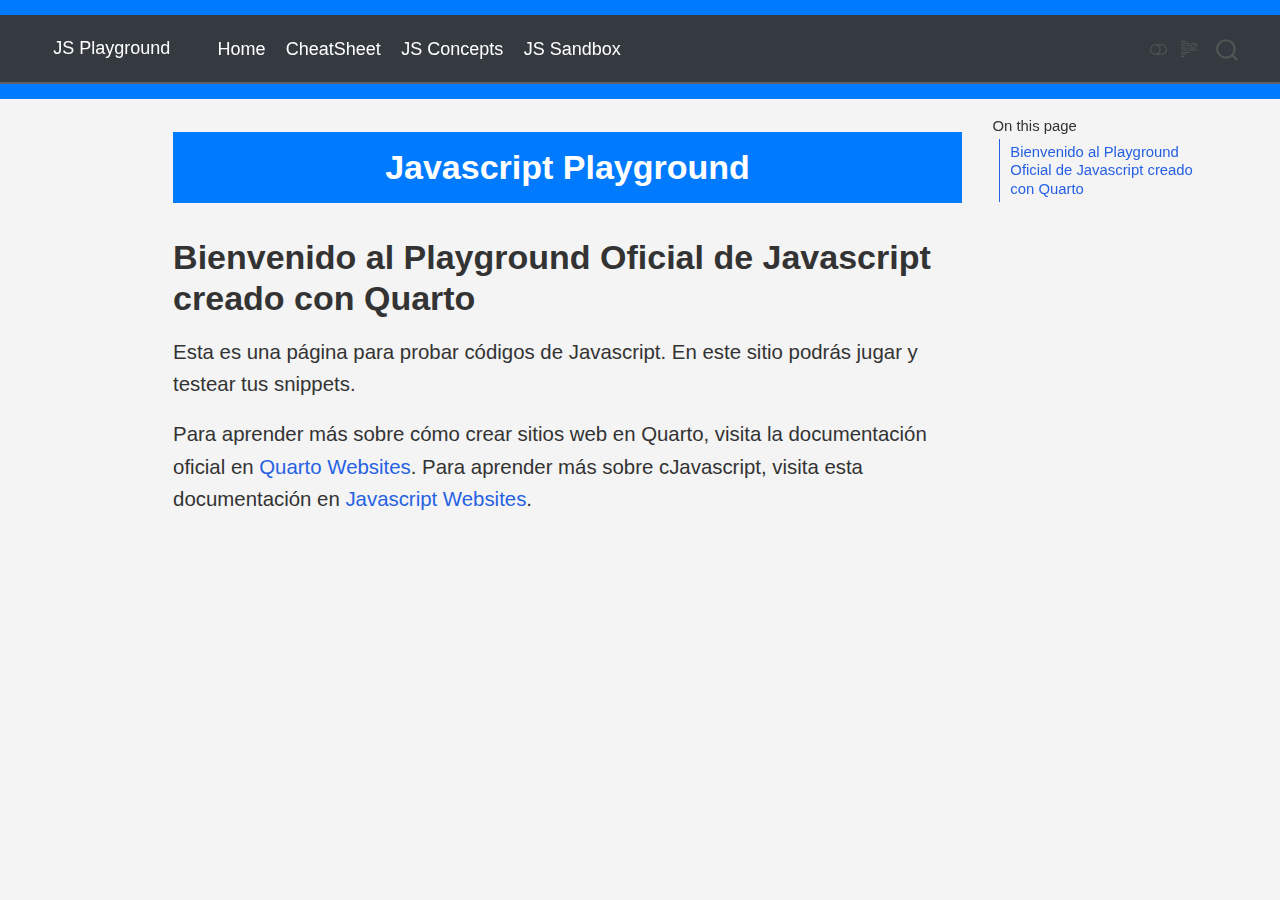
<file: index.html>
<!DOCTYPE html>
<html xmlns="http://www.w3.org/1999/xhtml" lang="en" xml:lang="en"><head>

<meta charset="utf-8">
<meta name="generator" content="quarto-1.6.37">

<meta name="viewport" content="width=device-width, initial-scale=1.0, user-scalable=yes">


<title>Javascript Playground – JS Playground</title>
<style>
code{white-space: pre-wrap;}
span.smallcaps{font-variant: small-caps;}
div.columns{display: flex; gap: min(4vw, 1.5em);}
div.column{flex: auto; overflow-x: auto;}
div.hanging-indent{margin-left: 1.5em; text-indent: -1.5em;}
ul.task-list{list-style: none;}
ul.task-list li input[type="checkbox"] {
  width: 0.8em;
  margin: 0 0.8em 0.2em -1em; /* quarto-specific, see https://github.com/quarto-dev/quarto-cli/issues/4556 */ 
  vertical-align: middle;
}
</style>


<script src="site_libs/quarto-nav/quarto-nav.js"></script>
<script src="site_libs/quarto-nav/headroom.min.js"></script>
<script src="site_libs/clipboard/clipboard.min.js"></script>
<script src="site_libs/quarto-search/autocomplete.umd.js"></script>
<script src="site_libs/quarto-search/fuse.min.js"></script>
<script src="site_libs/quarto-search/quarto-search.js"></script>
<meta name="quarto:offset" content="./">
<script src="site_libs/quarto-html/quarto.js"></script>
<script src="site_libs/quarto-html/popper.min.js"></script>
<script src="site_libs/quarto-html/tippy.umd.min.js"></script>
<script src="site_libs/quarto-html/anchor.min.js"></script>
<link href="site_libs/quarto-html/tippy.css" rel="stylesheet">
<link href="site_libs/quarto-html/quarto-syntax-highlighting-29e2c20b02301cfff04dc8050bf30c7e.css" rel="stylesheet" class="quarto-color-scheme" id="quarto-text-highlighting-styles">
<link href="site_libs/quarto-html/quarto-syntax-highlighting-dark-43df0d6f53b733b42d37fa7808e17715.css" rel="prefetch" class="quarto-color-scheme quarto-color-alternate" id="quarto-text-highlighting-styles">
<script src="site_libs/bootstrap/bootstrap.min.js"></script>
<link href="site_libs/bootstrap/bootstrap-icons.css" rel="stylesheet">
<link href="site_libs/bootstrap/bootstrap-0fad57111af9b032b9e0ff1660053fa5.min.css" rel="stylesheet" append-hash="true" class="quarto-color-scheme" id="quarto-bootstrap" data-mode="light">
<link href="site_libs/bootstrap/bootstrap-dark-b485d9e161c5a1b6e744e2c6fae480f1.min.css" rel="prefetch" append-hash="true" class="quarto-color-scheme quarto-color-alternate" id="quarto-bootstrap" data-mode="dark">
<script id="quarto-search-options" type="application/json">{
  "location": "navbar",
  "copy-button": false,
  "collapse-after": 3,
  "panel-placement": "end",
  "type": "overlay",
  "limit": 50,
  "keyboard-shortcut": [
    "f",
    "/",
    "s"
  ],
  "show-item-context": false,
  "language": {
    "search-no-results-text": "No results",
    "search-matching-documents-text": "matching documents",
    "search-copy-link-title": "Copy link to search",
    "search-hide-matches-text": "Hide additional matches",
    "search-more-match-text": "more match in this document",
    "search-more-matches-text": "more matches in this document",
    "search-clear-button-title": "Clear",
    "search-text-placeholder": "",
    "search-detached-cancel-button-title": "Cancel",
    "search-submit-button-title": "Submit",
    "search-label": "Search"
  }
}</script>


<link rel="stylesheet" href="styles.css">
</head>

<body class="nav-fixed">

<div id="quarto-search-results"></div>
  <header id="quarto-header" class="headroom fixed-top">
    <nav class="navbar navbar-expand-lg " data-bs-theme="dark">
      <div class="navbar-container container-fluid">
      <div class="navbar-brand-container mx-auto">
    <a class="navbar-brand" href="./index.html">
    <span class="navbar-title">JS Playground</span>
    </a>
  </div>
            <div id="quarto-search" class="" title="Search"></div>
          <button class="navbar-toggler" type="button" data-bs-toggle="collapse" data-bs-target="#navbarCollapse" aria-controls="navbarCollapse" role="menu" aria-expanded="false" aria-label="Toggle navigation" onclick="if (window.quartoToggleHeadroom) { window.quartoToggleHeadroom(); }">
  <span class="navbar-toggler-icon"></span>
</button>
          <div class="collapse navbar-collapse" id="navbarCollapse">
            <ul class="navbar-nav navbar-nav-scroll me-auto">
  <li class="nav-item">
    <a class="nav-link active" href="./index.html" aria-current="page"> 
<span class="menu-text">Home</span></a>
  </li>  
  <li class="nav-item">
    <a class="nav-link" href="./about.html"> 
<span class="menu-text">CheatSheet</span></a>
  </li>  
  <li class="nav-item">
    <a class="nav-link" href="./js_map.html"> 
<span class="menu-text">JS Concepts</span></a>
  </li>  
  <li class="nav-item">
    <a class="nav-link" href="./play_js.html"> 
<span class="menu-text">JS Sandbox</span></a>
  </li>  
</ul>
          </div> <!-- /navcollapse -->
            <div class="quarto-navbar-tools">
  <a href="" class="quarto-color-scheme-toggle quarto-navigation-tool  px-1" onclick="window.quartoToggleColorScheme(); return false;" title="Toggle dark mode"><i class="bi"></i></a>
  <a href="" class="quarto-reader-toggle quarto-navigation-tool px-1" onclick="window.quartoToggleReader(); return false;" title="Toggle reader mode">
  <div class="quarto-reader-toggle-btn">
  <i class="bi"></i>
  </div>
</a>
</div>
      </div> <!-- /container-fluid -->
    </nav>
</header>
<!-- content -->
<div id="quarto-content" class="quarto-container page-columns page-rows-contents page-layout-article page-navbar">
<!-- sidebar -->
<!-- margin-sidebar -->
    <div id="quarto-margin-sidebar" class="sidebar margin-sidebar">
        <nav id="TOC" role="doc-toc" class="toc-active">
    <h2 id="toc-title">On this page</h2>
   
  <ul>
  <li><a href="#bienvenido-al-playground-oficial-de-javascript-creado-con-quarto" id="toc-bienvenido-al-playground-oficial-de-javascript-creado-con-quarto" class="nav-link active" data-scroll-target="#bienvenido-al-playground-oficial-de-javascript-creado-con-quarto">Bienvenido al Playground Oficial de Javascript creado con Quarto</a></li>
  </ul>
</nav>
    </div>
<!-- main -->
<main class="content" id="quarto-document-content">

<header id="title-block-header" class="quarto-title-block default">
<div class="quarto-title">
<h1 class="title">Javascript Playground</h1>
</div>



<div class="quarto-title-meta">

    
  
    
  </div>
  


</header>


<section id="bienvenido-al-playground-oficial-de-javascript-creado-con-quarto" class="level1">
<h1>Bienvenido al Playground Oficial de Javascript creado con Quarto</h1>
<p>Esta es una página para probar códigos de Javascript. En este sitio podrás jugar y testear tus snippets.</p>
<p>Para aprender más sobre cómo crear sitios web en Quarto, visita la documentación oficial en <a href="https://quarto.org/docs/websites">Quarto Websites</a>. Para aprender más sobre cJavascript, visita esta documentación en <a href="https://developer.mozilla.org/es/docs/Web/JavaScript">Javascript Websites</a>.</p>


</section>

</main> <!-- /main -->
<script id="quarto-html-after-body" type="application/javascript">
window.document.addEventListener("DOMContentLoaded", function (event) {
  const toggleBodyColorMode = (bsSheetEl) => {
    const mode = bsSheetEl.getAttribute("data-mode");
    const bodyEl = window.document.querySelector("body");
    if (mode === "dark") {
      bodyEl.classList.add("quarto-dark");
      bodyEl.classList.remove("quarto-light");
    } else {
      bodyEl.classList.add("quarto-light");
      bodyEl.classList.remove("quarto-dark");
    }
  }
  const toggleBodyColorPrimary = () => {
    const bsSheetEl = window.document.querySelector("link#quarto-bootstrap");
    if (bsSheetEl) {
      toggleBodyColorMode(bsSheetEl);
    }
  }
  toggleBodyColorPrimary();  
  const disableStylesheet = (stylesheets) => {
    for (let i=0; i < stylesheets.length; i++) {
      const stylesheet = stylesheets[i];
      stylesheet.rel = 'prefetch';
    }
  }
  const enableStylesheet = (stylesheets) => {
    for (let i=0; i < stylesheets.length; i++) {
      const stylesheet = stylesheets[i];
      stylesheet.rel = 'stylesheet';
    }
  }
  const manageTransitions = (selector, allowTransitions) => {
    const els = window.document.querySelectorAll(selector);
    for (let i=0; i < els.length; i++) {
      const el = els[i];
      if (allowTransitions) {
        el.classList.remove('notransition');
      } else {
        el.classList.add('notransition');
      }
    }
  }
  const toggleGiscusIfUsed = (isAlternate, darkModeDefault) => {
    const baseTheme = document.querySelector('#giscus-base-theme')?.value ?? 'light';
    const alternateTheme = document.querySelector('#giscus-alt-theme')?.value ?? 'dark';
    let newTheme = '';
    if(darkModeDefault) {
      newTheme = isAlternate ? baseTheme : alternateTheme;
    } else {
      newTheme = isAlternate ? alternateTheme : baseTheme;
    }
    const changeGiscusTheme = () => {
      // From: https://github.com/giscus/giscus/issues/336
      const sendMessage = (message) => {
        const iframe = document.querySelector('iframe.giscus-frame');
        if (!iframe) return;
        iframe.contentWindow.postMessage({ giscus: message }, 'https://giscus.app');
      }
      sendMessage({
        setConfig: {
          theme: newTheme
        }
      });
    }
    const isGiscussLoaded = window.document.querySelector('iframe.giscus-frame') !== null;
    if (isGiscussLoaded) {
      changeGiscusTheme();
    }
  }
  const toggleColorMode = (alternate) => {
    // Switch the stylesheets
    const alternateStylesheets = window.document.querySelectorAll('link.quarto-color-scheme.quarto-color-alternate');
    manageTransitions('#quarto-margin-sidebar .nav-link', false);
    if (alternate) {
      enableStylesheet(alternateStylesheets);
      for (const sheetNode of alternateStylesheets) {
        if (sheetNode.id === "quarto-bootstrap") {
          toggleBodyColorMode(sheetNode);
        }
      }
    } else {
      disableStylesheet(alternateStylesheets);
      toggleBodyColorPrimary();
    }
    manageTransitions('#quarto-margin-sidebar .nav-link', true);
    // Switch the toggles
    const toggles = window.document.querySelectorAll('.quarto-color-scheme-toggle');
    for (let i=0; i < toggles.length; i++) {
      const toggle = toggles[i];
      if (toggle) {
        if (alternate) {
          toggle.classList.add("alternate");     
        } else {
          toggle.classList.remove("alternate");
        }
      }
    }
    // Hack to workaround the fact that safari doesn't
    // properly recolor the scrollbar when toggling (#1455)
    if (navigator.userAgent.indexOf('Safari') > 0 && navigator.userAgent.indexOf('Chrome') == -1) {
      manageTransitions("body", false);
      window.scrollTo(0, 1);
      setTimeout(() => {
        window.scrollTo(0, 0);
        manageTransitions("body", true);
      }, 40);  
    }
  }
  const isFileUrl = () => { 
    return window.location.protocol === 'file:';
  }
  const hasAlternateSentinel = () => {  
    let styleSentinel = getColorSchemeSentinel();
    if (styleSentinel !== null) {
      return styleSentinel === "alternate";
    } else {
      return false;
    }
  }
  const setStyleSentinel = (alternate) => {
    const value = alternate ? "alternate" : "default";
    if (!isFileUrl()) {
      window.localStorage.setItem("quarto-color-scheme", value);
    } else {
      localAlternateSentinel = value;
    }
  }
  const getColorSchemeSentinel = () => {
    if (!isFileUrl()) {
      const storageValue = window.localStorage.getItem("quarto-color-scheme");
      return storageValue != null ? storageValue : localAlternateSentinel;
    } else {
      return localAlternateSentinel;
    }
  }
  const darkModeDefault = false;
  let localAlternateSentinel = darkModeDefault ? 'alternate' : 'default';
  // Dark / light mode switch
  window.quartoToggleColorScheme = () => {
    // Read the current dark / light value 
    let toAlternate = !hasAlternateSentinel();
    toggleColorMode(toAlternate);
    setStyleSentinel(toAlternate);
    toggleGiscusIfUsed(toAlternate, darkModeDefault);
  };
  // Ensure there is a toggle, if there isn't float one in the top right
  if (window.document.querySelector('.quarto-color-scheme-toggle') === null) {
    const a = window.document.createElement('a');
    a.classList.add('top-right');
    a.classList.add('quarto-color-scheme-toggle');
    a.href = "";
    a.onclick = function() { try { window.quartoToggleColorScheme(); } catch {} return false; };
    const i = window.document.createElement("i");
    i.classList.add('bi');
    a.appendChild(i);
    window.document.body.appendChild(a);
  }
  // Switch to dark mode if need be
  if (hasAlternateSentinel()) {
    toggleColorMode(true);
  } else {
    toggleColorMode(false);
  }
  const icon = "";
  const anchorJS = new window.AnchorJS();
  anchorJS.options = {
    placement: 'right',
    icon: icon
  };
  anchorJS.add('.anchored');
  const isCodeAnnotation = (el) => {
    for (const clz of el.classList) {
      if (clz.startsWith('code-annotation-')) {                     
        return true;
      }
    }
    return false;
  }
  const onCopySuccess = function(e) {
    // button target
    const button = e.trigger;
    // don't keep focus
    button.blur();
    // flash "checked"
    button.classList.add('code-copy-button-checked');
    var currentTitle = button.getAttribute("title");
    button.setAttribute("title", "Copied!");
    let tooltip;
    if (window.bootstrap) {
      button.setAttribute("data-bs-toggle", "tooltip");
      button.setAttribute("data-bs-placement", "left");
      button.setAttribute("data-bs-title", "Copied!");
      tooltip = new bootstrap.Tooltip(button, 
        { trigger: "manual", 
          customClass: "code-copy-button-tooltip",
          offset: [0, -8]});
      tooltip.show();    
    }
    setTimeout(function() {
      if (tooltip) {
        tooltip.hide();
        button.removeAttribute("data-bs-title");
        button.removeAttribute("data-bs-toggle");
        button.removeAttribute("data-bs-placement");
      }
      button.setAttribute("title", currentTitle);
      button.classList.remove('code-copy-button-checked');
    }, 1000);
    // clear code selection
    e.clearSelection();
  }
  const getTextToCopy = function(trigger) {
      const codeEl = trigger.previousElementSibling.cloneNode(true);
      for (const childEl of codeEl.children) {
        if (isCodeAnnotation(childEl)) {
          childEl.remove();
        }
      }
      return codeEl.innerText;
  }
  const clipboard = new window.ClipboardJS('.code-copy-button:not([data-in-quarto-modal])', {
    text: getTextToCopy
  });
  clipboard.on('success', onCopySuccess);
  if (window.document.getElementById('quarto-embedded-source-code-modal')) {
    const clipboardModal = new window.ClipboardJS('.code-copy-button[data-in-quarto-modal]', {
      text: getTextToCopy,
      container: window.document.getElementById('quarto-embedded-source-code-modal')
    });
    clipboardModal.on('success', onCopySuccess);
  }
    var localhostRegex = new RegExp(/^(?:http|https):\/\/localhost\:?[0-9]*\//);
    var mailtoRegex = new RegExp(/^mailto:/);
      var filterRegex = new RegExp("https:\/\/NicoOgno\.github\.io\/First_Quarto\/");
    var isInternal = (href) => {
        return filterRegex.test(href) || localhostRegex.test(href) || mailtoRegex.test(href);
    }
    // Inspect non-navigation links and adorn them if external
 	var links = window.document.querySelectorAll('a[href]:not(.nav-link):not(.navbar-brand):not(.toc-action):not(.sidebar-link):not(.sidebar-item-toggle):not(.pagination-link):not(.no-external):not([aria-hidden]):not(.dropdown-item):not(.quarto-navigation-tool):not(.about-link)');
    for (var i=0; i<links.length; i++) {
      const link = links[i];
      if (!isInternal(link.href)) {
        // undo the damage that might have been done by quarto-nav.js in the case of
        // links that we want to consider external
        if (link.dataset.originalHref !== undefined) {
          link.href = link.dataset.originalHref;
        }
      }
    }
  function tippyHover(el, contentFn, onTriggerFn, onUntriggerFn) {
    const config = {
      allowHTML: true,
      maxWidth: 500,
      delay: 100,
      arrow: false,
      appendTo: function(el) {
          return el.parentElement;
      },
      interactive: true,
      interactiveBorder: 10,
      theme: 'quarto',
      placement: 'bottom-start',
    };
    if (contentFn) {
      config.content = contentFn;
    }
    if (onTriggerFn) {
      config.onTrigger = onTriggerFn;
    }
    if (onUntriggerFn) {
      config.onUntrigger = onUntriggerFn;
    }
    window.tippy(el, config); 
  }
  const noterefs = window.document.querySelectorAll('a[role="doc-noteref"]');
  for (var i=0; i<noterefs.length; i++) {
    const ref = noterefs[i];
    tippyHover(ref, function() {
      // use id or data attribute instead here
      let href = ref.getAttribute('data-footnote-href') || ref.getAttribute('href');
      try { href = new URL(href).hash; } catch {}
      const id = href.replace(/^#\/?/, "");
      const note = window.document.getElementById(id);
      if (note) {
        return note.innerHTML;
      } else {
        return "";
      }
    });
  }
  const xrefs = window.document.querySelectorAll('a.quarto-xref');
  const processXRef = (id, note) => {
    // Strip column container classes
    const stripColumnClz = (el) => {
      el.classList.remove("page-full", "page-columns");
      if (el.children) {
        for (const child of el.children) {
          stripColumnClz(child);
        }
      }
    }
    stripColumnClz(note)
    if (id === null || id.startsWith('sec-')) {
      // Special case sections, only their first couple elements
      const container = document.createElement("div");
      if (note.children && note.children.length > 2) {
        container.appendChild(note.children[0].cloneNode(true));
        for (let i = 1; i < note.children.length; i++) {
          const child = note.children[i];
          if (child.tagName === "P" && child.innerText === "") {
            continue;
          } else {
            container.appendChild(child.cloneNode(true));
            break;
          }
        }
        if (window.Quarto?.typesetMath) {
          window.Quarto.typesetMath(container);
        }
        return container.innerHTML
      } else {
        if (window.Quarto?.typesetMath) {
          window.Quarto.typesetMath(note);
        }
        return note.innerHTML;
      }
    } else {
      // Remove any anchor links if they are present
      const anchorLink = note.querySelector('a.anchorjs-link');
      if (anchorLink) {
        anchorLink.remove();
      }
      if (window.Quarto?.typesetMath) {
        window.Quarto.typesetMath(note);
      }
      if (note.classList.contains("callout")) {
        return note.outerHTML;
      } else {
        return note.innerHTML;
      }
    }
  }
  for (var i=0; i<xrefs.length; i++) {
    const xref = xrefs[i];
    tippyHover(xref, undefined, function(instance) {
      instance.disable();
      let url = xref.getAttribute('href');
      let hash = undefined; 
      if (url.startsWith('#')) {
        hash = url;
      } else {
        try { hash = new URL(url).hash; } catch {}
      }
      if (hash) {
        const id = hash.replace(/^#\/?/, "");
        const note = window.document.getElementById(id);
        if (note !== null) {
          try {
            const html = processXRef(id, note.cloneNode(true));
            instance.setContent(html);
          } finally {
            instance.enable();
            instance.show();
          }
        } else {
          // See if we can fetch this
          fetch(url.split('#')[0])
          .then(res => res.text())
          .then(html => {
            const parser = new DOMParser();
            const htmlDoc = parser.parseFromString(html, "text/html");
            const note = htmlDoc.getElementById(id);
            if (note !== null) {
              const html = processXRef(id, note);
              instance.setContent(html);
            } 
          }).finally(() => {
            instance.enable();
            instance.show();
          });
        }
      } else {
        // See if we can fetch a full url (with no hash to target)
        // This is a special case and we should probably do some content thinning / targeting
        fetch(url)
        .then(res => res.text())
        .then(html => {
          const parser = new DOMParser();
          const htmlDoc = parser.parseFromString(html, "text/html");
          const note = htmlDoc.querySelector('main.content');
          if (note !== null) {
            // This should only happen for chapter cross references
            // (since there is no id in the URL)
            // remove the first header
            if (note.children.length > 0 && note.children[0].tagName === "HEADER") {
              note.children[0].remove();
            }
            const html = processXRef(null, note);
            instance.setContent(html);
          } 
        }).finally(() => {
          instance.enable();
          instance.show();
        });
      }
    }, function(instance) {
    });
  }
      let selectedAnnoteEl;
      const selectorForAnnotation = ( cell, annotation) => {
        let cellAttr = 'data-code-cell="' + cell + '"';
        let lineAttr = 'data-code-annotation="' +  annotation + '"';
        const selector = 'span[' + cellAttr + '][' + lineAttr + ']';
        return selector;
      }
      const selectCodeLines = (annoteEl) => {
        const doc = window.document;
        const targetCell = annoteEl.getAttribute("data-target-cell");
        const targetAnnotation = annoteEl.getAttribute("data-target-annotation");
        const annoteSpan = window.document.querySelector(selectorForAnnotation(targetCell, targetAnnotation));
        const lines = annoteSpan.getAttribute("data-code-lines").split(",");
        const lineIds = lines.map((line) => {
          return targetCell + "-" + line;
        })
        let top = null;
        let height = null;
        let parent = null;
        if (lineIds.length > 0) {
            //compute the position of the single el (top and bottom and make a div)
            const el = window.document.getElementById(lineIds[0]);
            top = el.offsetTop;
            height = el.offsetHeight;
            parent = el.parentElement.parentElement;
          if (lineIds.length > 1) {
            const lastEl = window.document.getElementById(lineIds[lineIds.length - 1]);
            const bottom = lastEl.offsetTop + lastEl.offsetHeight;
            height = bottom - top;
          }
          if (top !== null && height !== null && parent !== null) {
            // cook up a div (if necessary) and position it 
            let div = window.document.getElementById("code-annotation-line-highlight");
            if (div === null) {
              div = window.document.createElement("div");
              div.setAttribute("id", "code-annotation-line-highlight");
              div.style.position = 'absolute';
              parent.appendChild(div);
            }
            div.style.top = top - 2 + "px";
            div.style.height = height + 4 + "px";
            div.style.left = 0;
            let gutterDiv = window.document.getElementById("code-annotation-line-highlight-gutter");
            if (gutterDiv === null) {
              gutterDiv = window.document.createElement("div");
              gutterDiv.setAttribute("id", "code-annotation-line-highlight-gutter");
              gutterDiv.style.position = 'absolute';
              const codeCell = window.document.getElementById(targetCell);
              const gutter = codeCell.querySelector('.code-annotation-gutter');
              gutter.appendChild(gutterDiv);
            }
            gutterDiv.style.top = top - 2 + "px";
            gutterDiv.style.height = height + 4 + "px";
          }
          selectedAnnoteEl = annoteEl;
        }
      };
      const unselectCodeLines = () => {
        const elementsIds = ["code-annotation-line-highlight", "code-annotation-line-highlight-gutter"];
        elementsIds.forEach((elId) => {
          const div = window.document.getElementById(elId);
          if (div) {
            div.remove();
          }
        });
        selectedAnnoteEl = undefined;
      };
        // Handle positioning of the toggle
    window.addEventListener(
      "resize",
      throttle(() => {
        elRect = undefined;
        if (selectedAnnoteEl) {
          selectCodeLines(selectedAnnoteEl);
        }
      }, 10)
    );
    function throttle(fn, ms) {
    let throttle = false;
    let timer;
      return (...args) => {
        if(!throttle) { // first call gets through
            fn.apply(this, args);
            throttle = true;
        } else { // all the others get throttled
            if(timer) clearTimeout(timer); // cancel #2
            timer = setTimeout(() => {
              fn.apply(this, args);
              timer = throttle = false;
            }, ms);
        }
      };
    }
      // Attach click handler to the DT
      const annoteDls = window.document.querySelectorAll('dt[data-target-cell]');
      for (const annoteDlNode of annoteDls) {
        annoteDlNode.addEventListener('click', (event) => {
          const clickedEl = event.target;
          if (clickedEl !== selectedAnnoteEl) {
            unselectCodeLines();
            const activeEl = window.document.querySelector('dt[data-target-cell].code-annotation-active');
            if (activeEl) {
              activeEl.classList.remove('code-annotation-active');
            }
            selectCodeLines(clickedEl);
            clickedEl.classList.add('code-annotation-active');
          } else {
            // Unselect the line
            unselectCodeLines();
            clickedEl.classList.remove('code-annotation-active');
          }
        });
      }
  const findCites = (el) => {
    const parentEl = el.parentElement;
    if (parentEl) {
      const cites = parentEl.dataset.cites;
      if (cites) {
        return {
          el,
          cites: cites.split(' ')
        };
      } else {
        return findCites(el.parentElement)
      }
    } else {
      return undefined;
    }
  };
  var bibliorefs = window.document.querySelectorAll('a[role="doc-biblioref"]');
  for (var i=0; i<bibliorefs.length; i++) {
    const ref = bibliorefs[i];
    const citeInfo = findCites(ref);
    if (citeInfo) {
      tippyHover(citeInfo.el, function() {
        var popup = window.document.createElement('div');
        citeInfo.cites.forEach(function(cite) {
          var citeDiv = window.document.createElement('div');
          citeDiv.classList.add('hanging-indent');
          citeDiv.classList.add('csl-entry');
          var biblioDiv = window.document.getElementById('ref-' + cite);
          if (biblioDiv) {
            citeDiv.innerHTML = biblioDiv.innerHTML;
          }
          popup.appendChild(citeDiv);
        });
        return popup.innerHTML;
      });
    }
  }
});
</script>
</div> <!-- /content -->




</body></html>
</file>
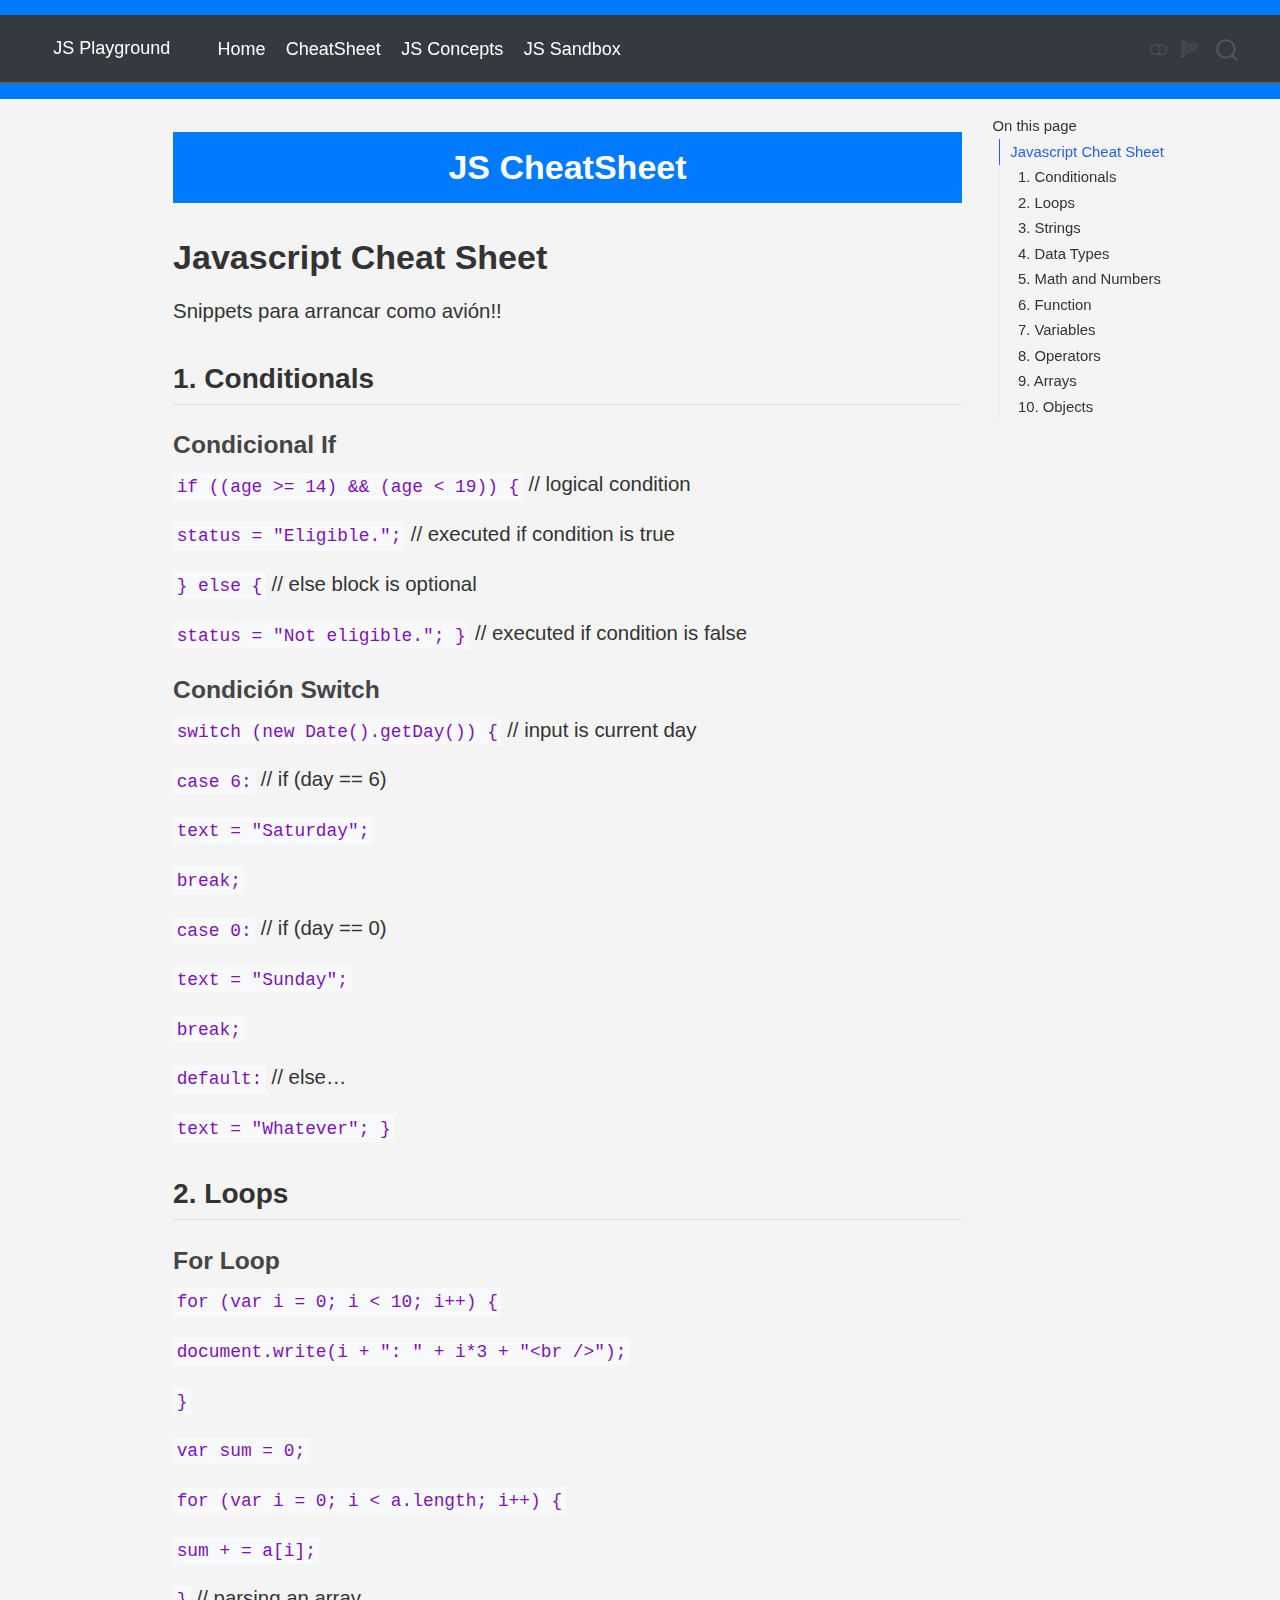
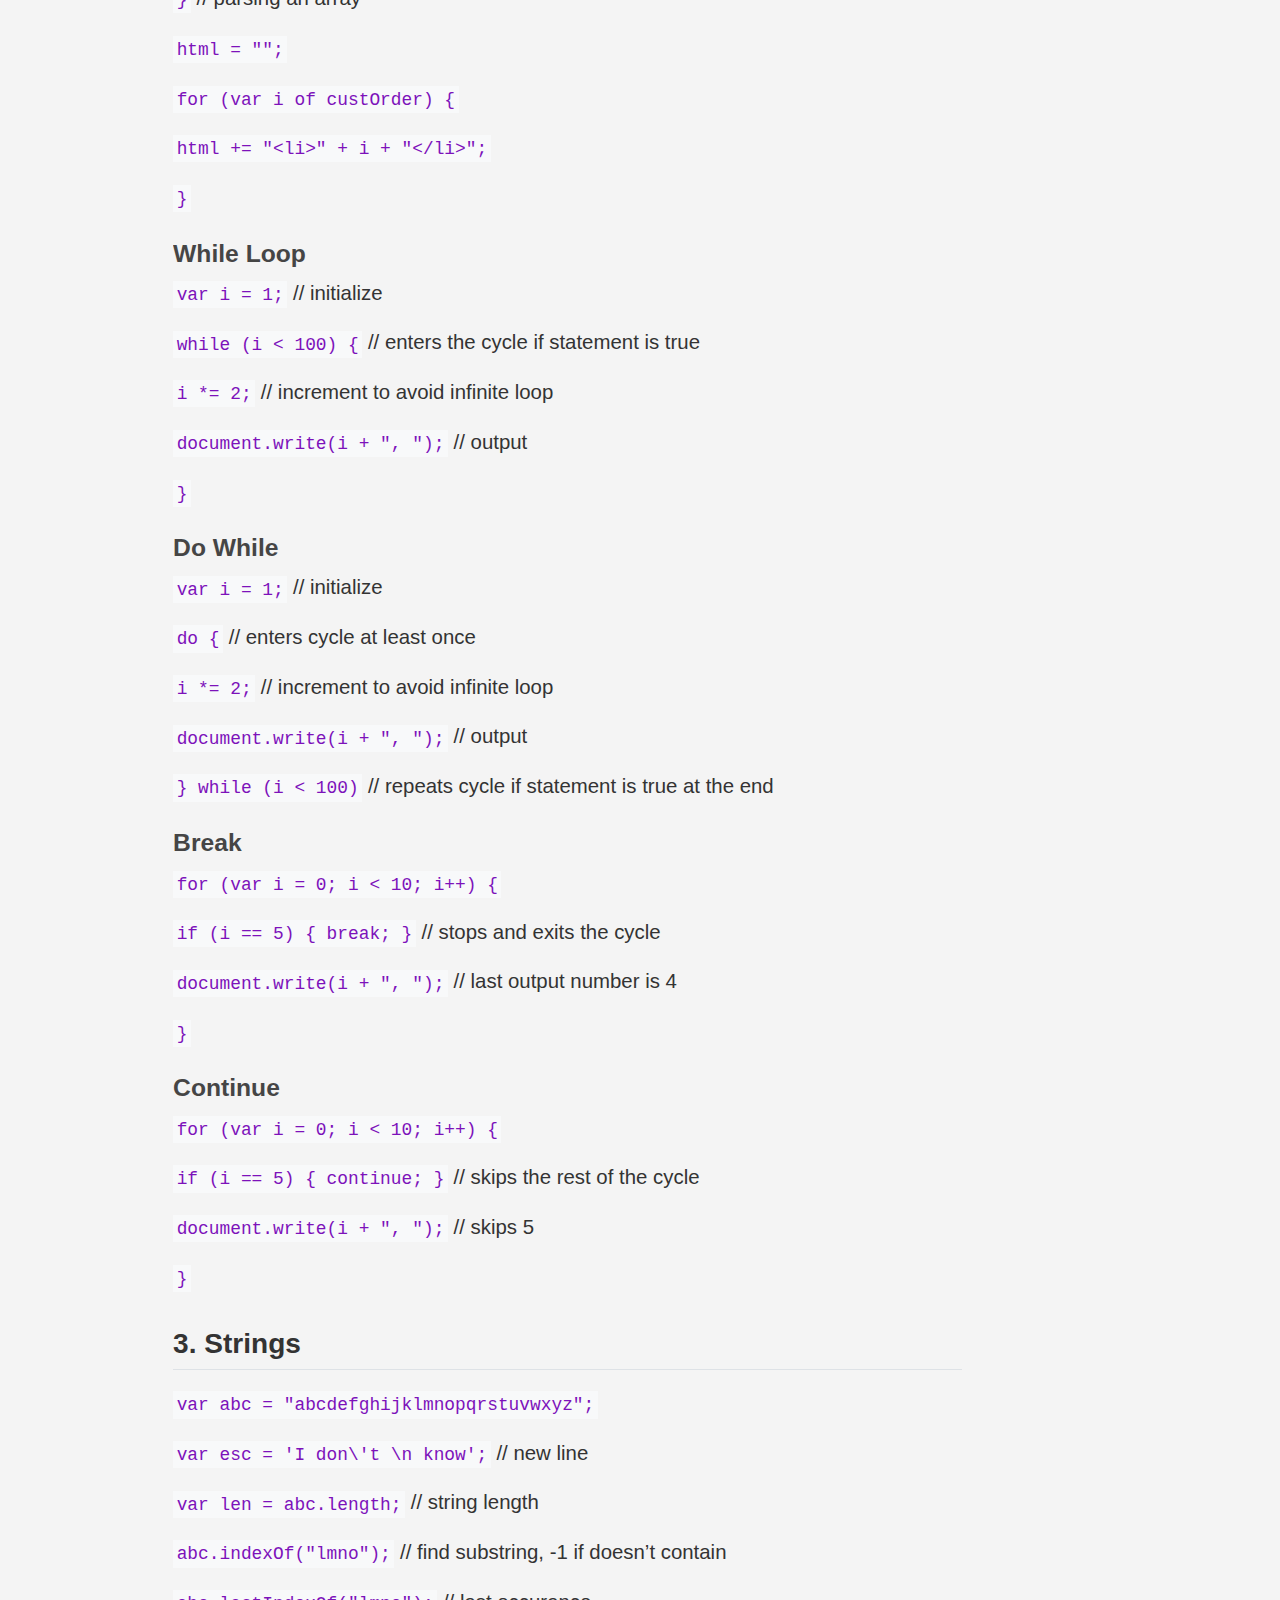
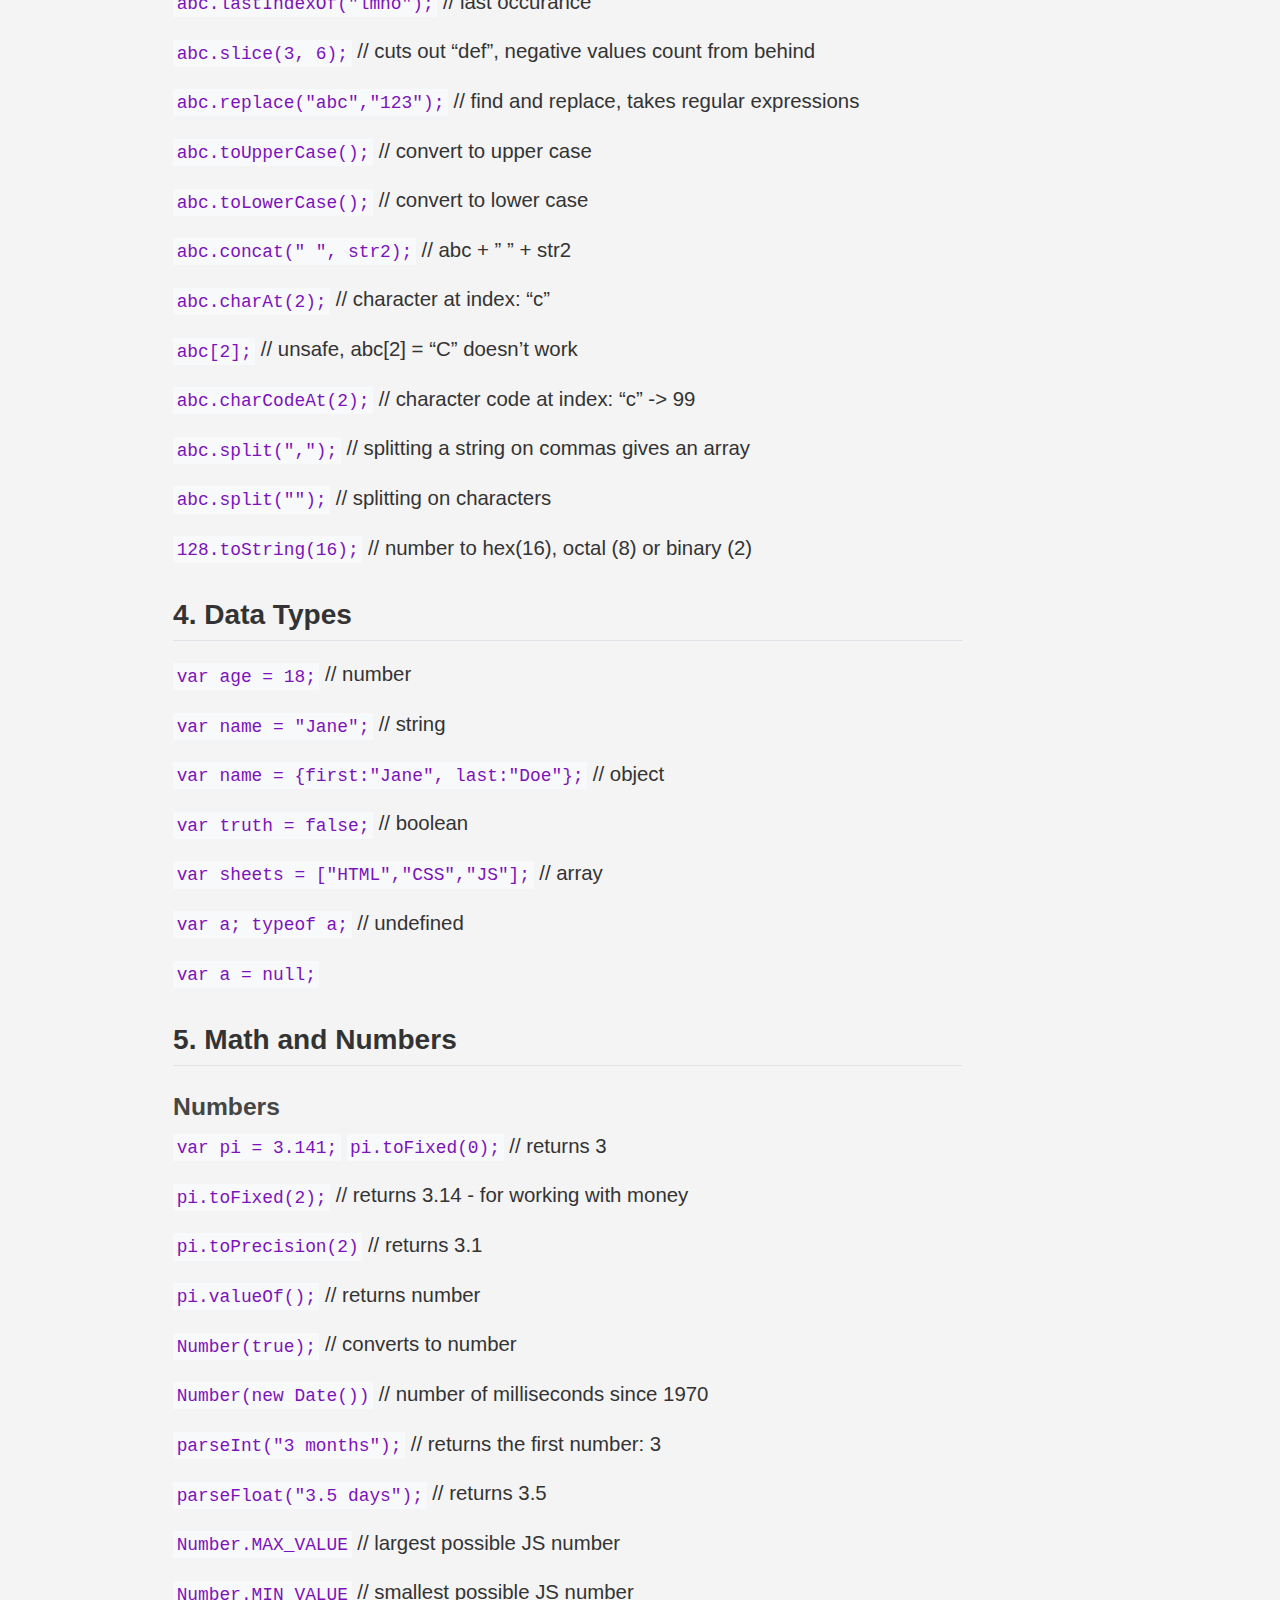
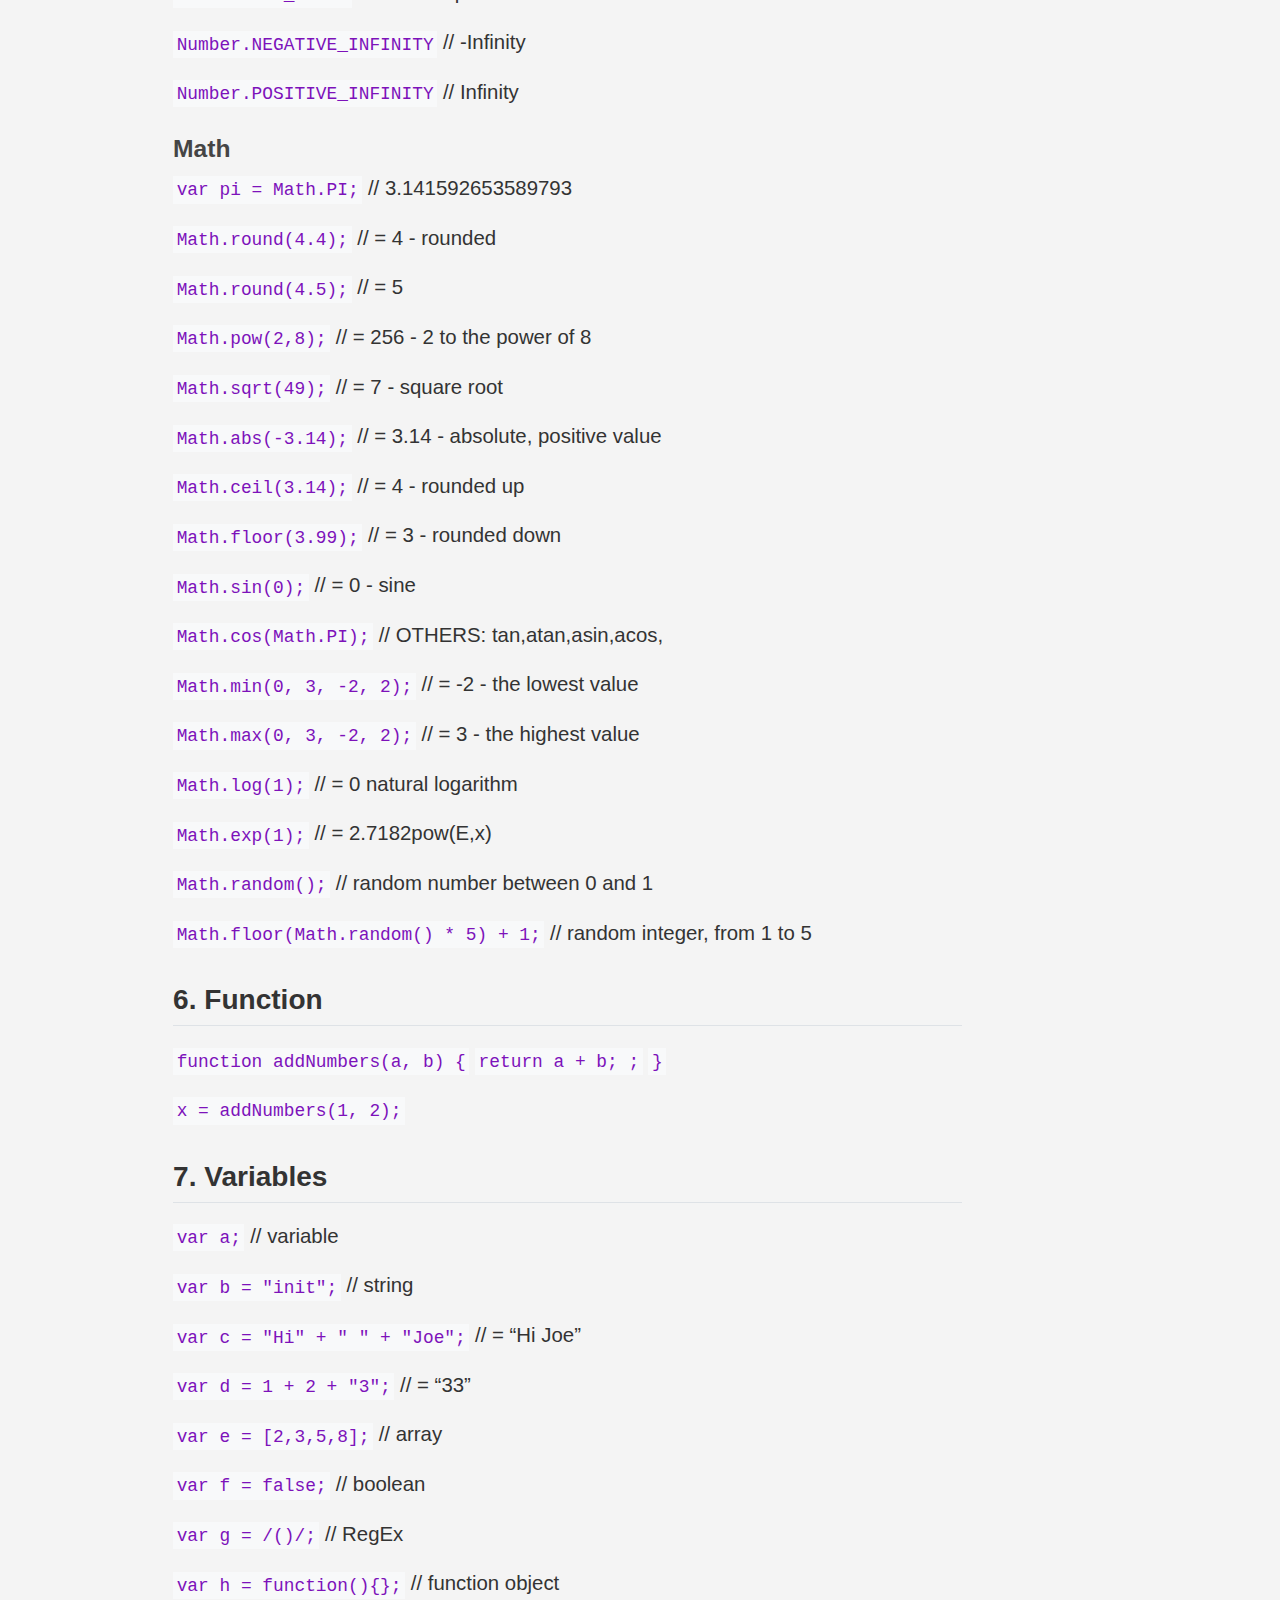
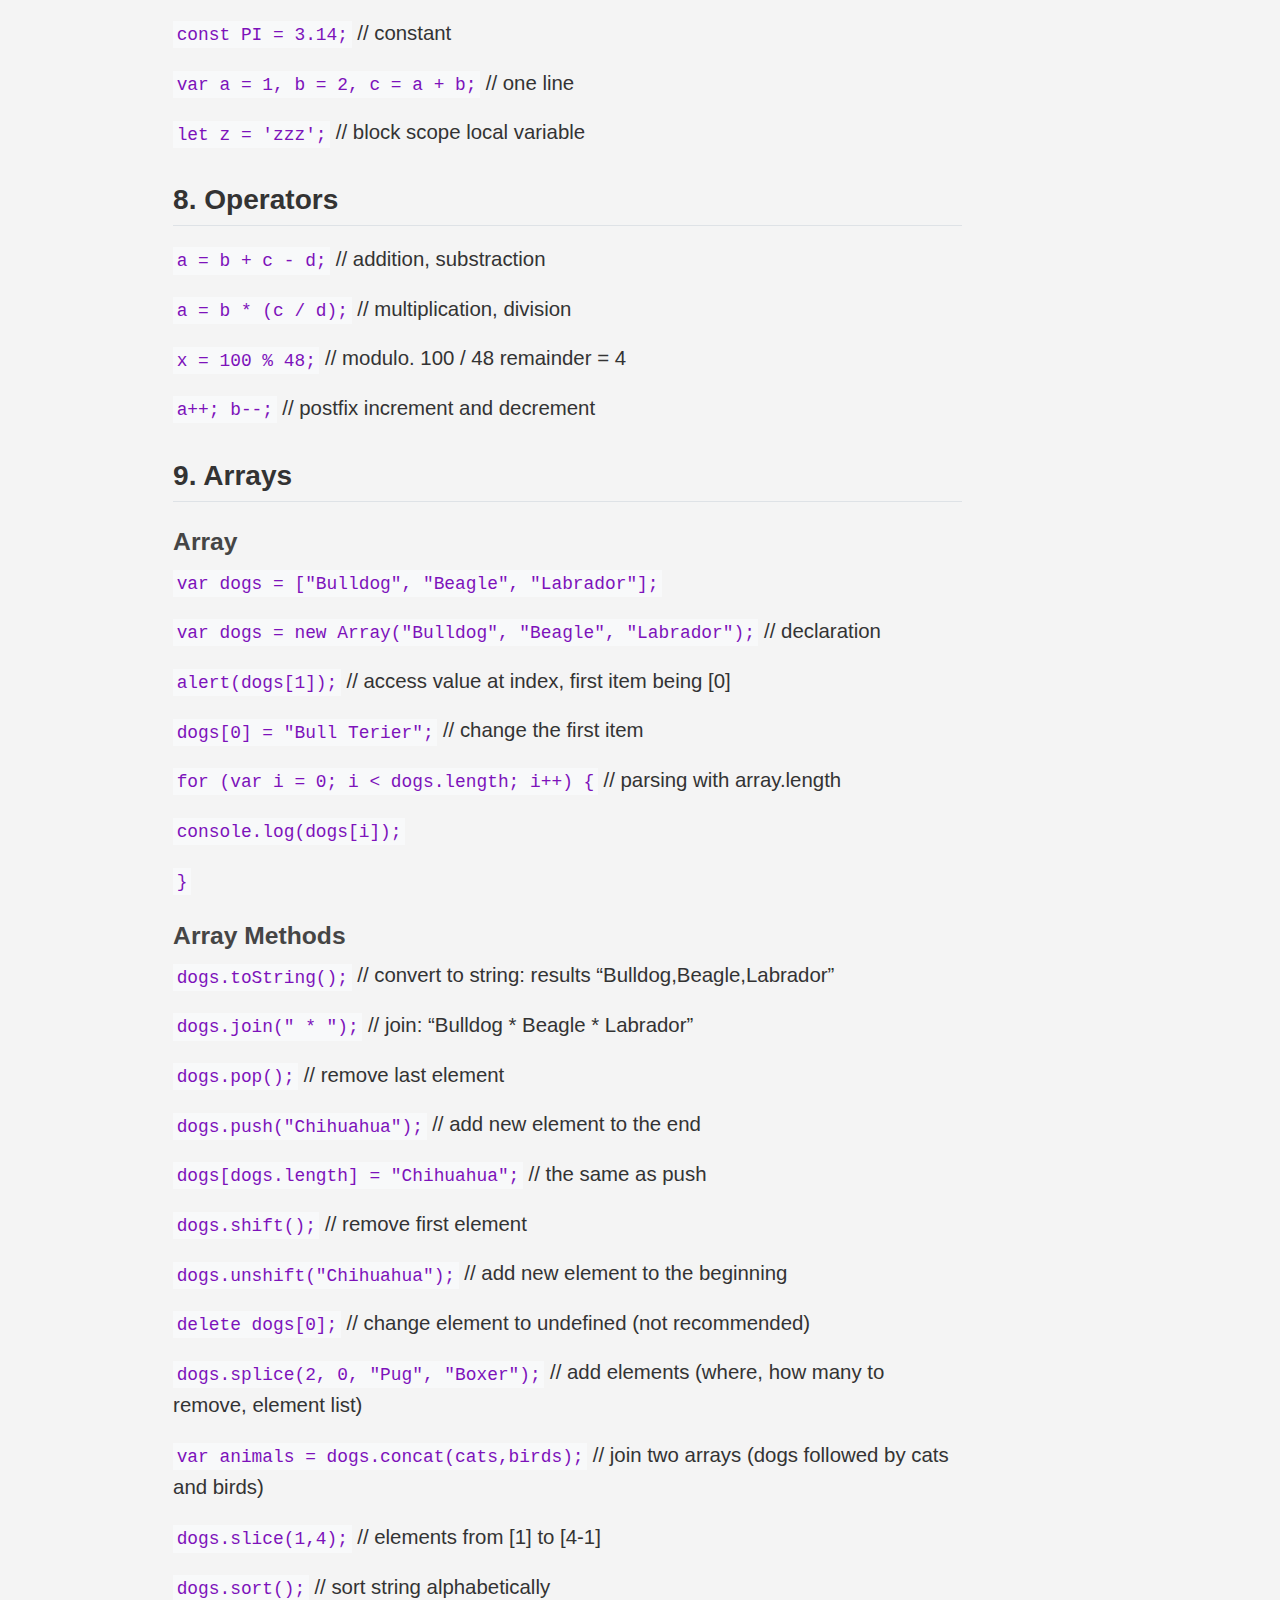
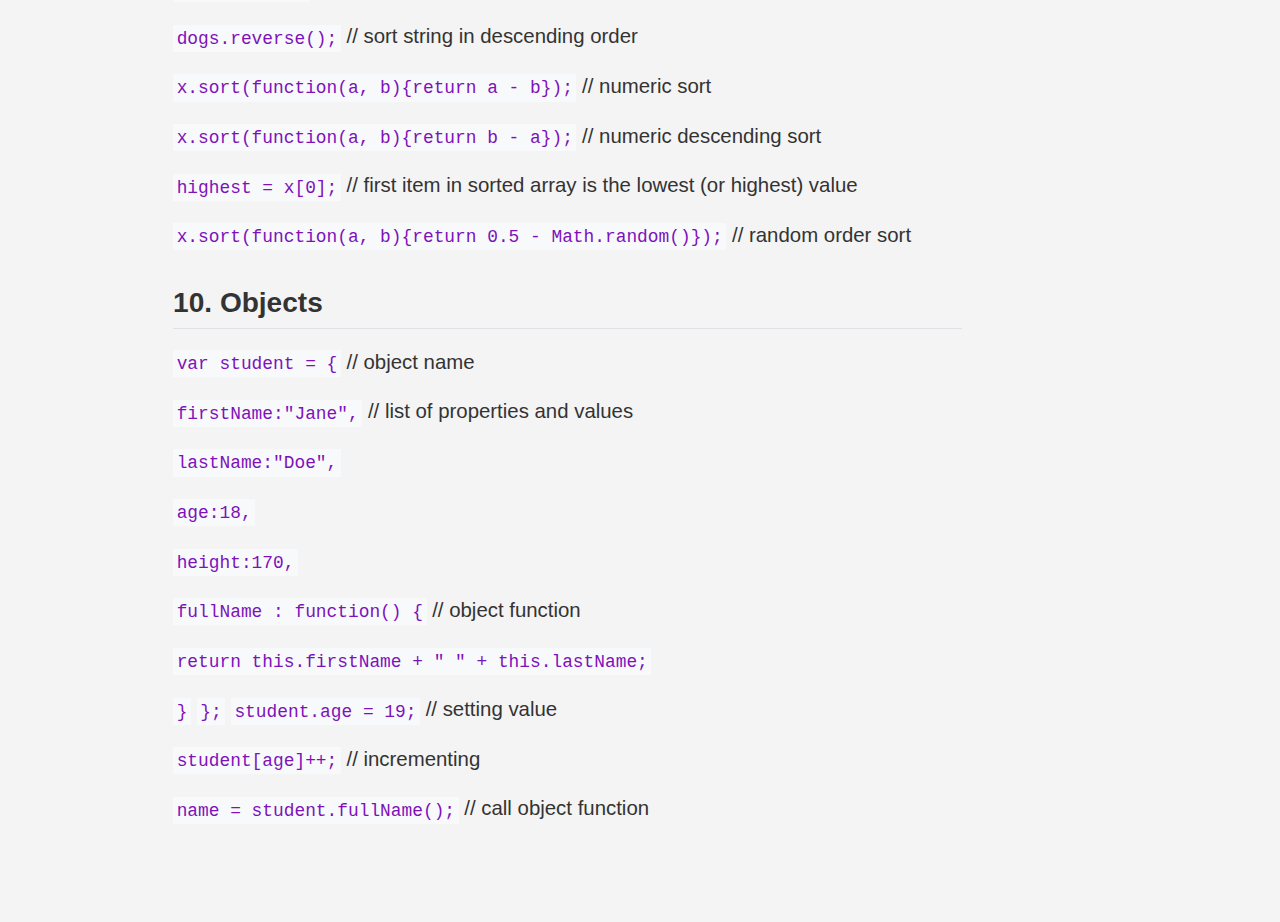
<file: about.html>
<!DOCTYPE html>
<html xmlns="http://www.w3.org/1999/xhtml" lang="en" xml:lang="en"><head>

<meta charset="utf-8">
<meta name="generator" content="quarto-1.6.37">

<meta name="viewport" content="width=device-width, initial-scale=1.0, user-scalable=yes">


<title>JS CheatSheet – JS Playground</title>
<style>
code{white-space: pre-wrap;}
span.smallcaps{font-variant: small-caps;}
div.columns{display: flex; gap: min(4vw, 1.5em);}
div.column{flex: auto; overflow-x: auto;}
div.hanging-indent{margin-left: 1.5em; text-indent: -1.5em;}
ul.task-list{list-style: none;}
ul.task-list li input[type="checkbox"] {
  width: 0.8em;
  margin: 0 0.8em 0.2em -1em; /* quarto-specific, see https://github.com/quarto-dev/quarto-cli/issues/4556 */ 
  vertical-align: middle;
}
</style>


<script src="site_libs/quarto-nav/quarto-nav.js"></script>
<script src="site_libs/quarto-nav/headroom.min.js"></script>
<script src="site_libs/clipboard/clipboard.min.js"></script>
<script src="site_libs/quarto-search/autocomplete.umd.js"></script>
<script src="site_libs/quarto-search/fuse.min.js"></script>
<script src="site_libs/quarto-search/quarto-search.js"></script>
<meta name="quarto:offset" content="./">
<script src="site_libs/quarto-html/quarto.js"></script>
<script src="site_libs/quarto-html/popper.min.js"></script>
<script src="site_libs/quarto-html/tippy.umd.min.js"></script>
<script src="site_libs/quarto-html/anchor.min.js"></script>
<link href="site_libs/quarto-html/tippy.css" rel="stylesheet">
<link href="site_libs/quarto-html/quarto-syntax-highlighting-29e2c20b02301cfff04dc8050bf30c7e.css" rel="stylesheet" class="quarto-color-scheme" id="quarto-text-highlighting-styles">
<link href="site_libs/quarto-html/quarto-syntax-highlighting-dark-43df0d6f53b733b42d37fa7808e17715.css" rel="prefetch" class="quarto-color-scheme quarto-color-alternate" id="quarto-text-highlighting-styles">
<script src="site_libs/bootstrap/bootstrap.min.js"></script>
<link href="site_libs/bootstrap/bootstrap-icons.css" rel="stylesheet">
<link href="site_libs/bootstrap/bootstrap-0fad57111af9b032b9e0ff1660053fa5.min.css" rel="stylesheet" append-hash="true" class="quarto-color-scheme" id="quarto-bootstrap" data-mode="light">
<link href="site_libs/bootstrap/bootstrap-dark-b485d9e161c5a1b6e744e2c6fae480f1.min.css" rel="prefetch" append-hash="true" class="quarto-color-scheme quarto-color-alternate" id="quarto-bootstrap" data-mode="dark">
<script id="quarto-search-options" type="application/json">{
  "location": "navbar",
  "copy-button": false,
  "collapse-after": 3,
  "panel-placement": "end",
  "type": "overlay",
  "limit": 50,
  "keyboard-shortcut": [
    "f",
    "/",
    "s"
  ],
  "show-item-context": false,
  "language": {
    "search-no-results-text": "No results",
    "search-matching-documents-text": "matching documents",
    "search-copy-link-title": "Copy link to search",
    "search-hide-matches-text": "Hide additional matches",
    "search-more-match-text": "more match in this document",
    "search-more-matches-text": "more matches in this document",
    "search-clear-button-title": "Clear",
    "search-text-placeholder": "",
    "search-detached-cancel-button-title": "Cancel",
    "search-submit-button-title": "Submit",
    "search-label": "Search"
  }
}</script>


<link rel="stylesheet" href="styles.css">
</head>

<body class="nav-fixed">

<div id="quarto-search-results"></div>
  <header id="quarto-header" class="headroom fixed-top">
    <nav class="navbar navbar-expand-lg " data-bs-theme="dark">
      <div class="navbar-container container-fluid">
      <div class="navbar-brand-container mx-auto">
    <a class="navbar-brand" href="./index.html">
    <span class="navbar-title">JS Playground</span>
    </a>
  </div>
            <div id="quarto-search" class="" title="Search"></div>
          <button class="navbar-toggler" type="button" data-bs-toggle="collapse" data-bs-target="#navbarCollapse" aria-controls="navbarCollapse" role="menu" aria-expanded="false" aria-label="Toggle navigation" onclick="if (window.quartoToggleHeadroom) { window.quartoToggleHeadroom(); }">
  <span class="navbar-toggler-icon"></span>
</button>
          <div class="collapse navbar-collapse" id="navbarCollapse">
            <ul class="navbar-nav navbar-nav-scroll me-auto">
  <li class="nav-item">
    <a class="nav-link" href="./index.html"> 
<span class="menu-text">Home</span></a>
  </li>  
  <li class="nav-item">
    <a class="nav-link active" href="./about.html" aria-current="page"> 
<span class="menu-text">CheatSheet</span></a>
  </li>  
  <li class="nav-item">
    <a class="nav-link" href="./js_map.html"> 
<span class="menu-text">JS Concepts</span></a>
  </li>  
  <li class="nav-item">
    <a class="nav-link" href="./play_js.html"> 
<span class="menu-text">JS Sandbox</span></a>
  </li>  
</ul>
          </div> <!-- /navcollapse -->
            <div class="quarto-navbar-tools">
  <a href="" class="quarto-color-scheme-toggle quarto-navigation-tool  px-1" onclick="window.quartoToggleColorScheme(); return false;" title="Toggle dark mode"><i class="bi"></i></a>
  <a href="" class="quarto-reader-toggle quarto-navigation-tool px-1" onclick="window.quartoToggleReader(); return false;" title="Toggle reader mode">
  <div class="quarto-reader-toggle-btn">
  <i class="bi"></i>
  </div>
</a>
</div>
      </div> <!-- /container-fluid -->
    </nav>
</header>
<!-- content -->
<div id="quarto-content" class="quarto-container page-columns page-rows-contents page-layout-article page-navbar">
<!-- sidebar -->
<!-- margin-sidebar -->
    <div id="quarto-margin-sidebar" class="sidebar margin-sidebar">
        <nav id="TOC" role="doc-toc" class="toc-active">
    <h2 id="toc-title">On this page</h2>
   
  <ul>
  <li><a href="#javascript-cheat-sheet" id="toc-javascript-cheat-sheet" class="nav-link active" data-scroll-target="#javascript-cheat-sheet">Javascript Cheat Sheet</a>
  <ul class="collapse">
  <li><a href="#conditionals" id="toc-conditionals" class="nav-link" data-scroll-target="#conditionals">1. Conditionals</a>
  <ul class="collapse">
  <li><a href="#condicional-if" id="toc-condicional-if" class="nav-link" data-scroll-target="#condicional-if">Condicional If</a></li>
  <li><a href="#condición-switch" id="toc-condición-switch" class="nav-link" data-scroll-target="#condición-switch">Condición Switch</a></li>
  </ul></li>
  <li><a href="#loops" id="toc-loops" class="nav-link" data-scroll-target="#loops">2. Loops</a>
  <ul class="collapse">
  <li><a href="#for-loop" id="toc-for-loop" class="nav-link" data-scroll-target="#for-loop">For Loop</a></li>
  <li><a href="#while-loop" id="toc-while-loop" class="nav-link" data-scroll-target="#while-loop">While Loop</a></li>
  <li><a href="#do-while" id="toc-do-while" class="nav-link" data-scroll-target="#do-while">Do While</a></li>
  <li><a href="#break" id="toc-break" class="nav-link" data-scroll-target="#break">Break</a></li>
  <li><a href="#continue" id="toc-continue" class="nav-link" data-scroll-target="#continue">Continue</a></li>
  </ul></li>
  <li><a href="#strings" id="toc-strings" class="nav-link" data-scroll-target="#strings">3. Strings</a></li>
  <li><a href="#data-types" id="toc-data-types" class="nav-link" data-scroll-target="#data-types">4. Data Types</a></li>
  <li><a href="#math-and-numbers" id="toc-math-and-numbers" class="nav-link" data-scroll-target="#math-and-numbers">5. Math and Numbers</a>
  <ul class="collapse">
  <li><a href="#numbers" id="toc-numbers" class="nav-link" data-scroll-target="#numbers">Numbers</a></li>
  <li><a href="#math" id="toc-math" class="nav-link" data-scroll-target="#math">Math</a></li>
  </ul></li>
  <li><a href="#function" id="toc-function" class="nav-link" data-scroll-target="#function">6. Function</a></li>
  <li><a href="#variables" id="toc-variables" class="nav-link" data-scroll-target="#variables">7. Variables</a></li>
  <li><a href="#operators" id="toc-operators" class="nav-link" data-scroll-target="#operators">8. Operators</a></li>
  <li><a href="#arrays" id="toc-arrays" class="nav-link" data-scroll-target="#arrays">9. Arrays</a>
  <ul class="collapse">
  <li><a href="#array" id="toc-array" class="nav-link" data-scroll-target="#array">Array</a></li>
  <li><a href="#array-methods" id="toc-array-methods" class="nav-link" data-scroll-target="#array-methods">Array Methods</a></li>
  </ul></li>
  <li><a href="#objects" id="toc-objects" class="nav-link" data-scroll-target="#objects">10. Objects</a></li>
  </ul></li>
  </ul>
</nav>
    </div>
<!-- main -->
<main class="content" id="quarto-document-content">

<header id="title-block-header" class="quarto-title-block default">
<div class="quarto-title">
<h1 class="title">JS CheatSheet</h1>
</div>



<div class="quarto-title-meta">

    
  
    
  </div>
  


</header>


<section id="javascript-cheat-sheet" class="level1">
<h1>Javascript Cheat Sheet</h1>
<p>Snippets para arrancar como avión!!</p>
<section id="conditionals" class="level2">
<h2 class="anchored" data-anchor-id="conditionals">1. Conditionals</h2>
<section id="condicional-if" class="level3">
<h3 class="anchored" data-anchor-id="condicional-if">Condicional If</h3>
<p><code>if ((age &gt;= 14) &amp;&amp; (age &lt; 19)) {</code> // logical condition</p>
<p><code>status = "Eligible.";</code> // executed if condition is true</p>
<p><code>} else {</code> // else block is optional</p>
<p><code>status = "Not eligible."; }</code> // executed if condition is false</p>
</section>
<section id="condición-switch" class="level3">
<h3 class="anchored" data-anchor-id="condición-switch">Condición Switch</h3>
<p><code>switch (new Date().getDay()) {</code> // input is current day</p>
<p><code>case 6:</code> // if (day == 6)</p>
<p><code>text = "Saturday";</code></p>
<p><code>break;</code></p>
<p><code>case 0:</code> // if (day == 0)</p>
<p><code>text = "Sunday";</code></p>
<p><code>break;</code></p>
<p><code>default:</code> // else…</p>
<p><code>text = "Whatever"; }</code></p>
</section>
</section>
<section id="loops" class="level2">
<h2 class="anchored" data-anchor-id="loops">2. Loops</h2>
<section id="for-loop" class="level3">
<h3 class="anchored" data-anchor-id="for-loop">For Loop</h3>
<p><code>for (var i = 0; i &lt; 10; i++) {</code></p>
<p><code>document.write(i + ": " + i*3 + "&lt;br /&gt;");</code></p>
<p><code>}</code></p>
<p><code>var sum = 0;</code></p>
<p><code>for (var i = 0; i &lt; a.length; i++) {</code></p>
<p><code>sum + = a[i];</code></p>
<p><code>}</code> // parsing an array</p>
<p><code>html = "";</code></p>
<p><code>for (var i of custOrder) {</code></p>
<p><code>html += "&lt;li&gt;" + i + "&lt;/li&gt;";</code></p>
<p><code>}</code></p>
</section>
<section id="while-loop" class="level3">
<h3 class="anchored" data-anchor-id="while-loop">While Loop</h3>
<p><code>var i = 1;</code> // initialize</p>
<p><code>while (i &lt; 100) {</code> // enters the cycle if statement is true</p>
<p><code>i *= 2;</code> // increment to avoid infinite loop</p>
<p><code>document.write(i + ", ");</code> // output</p>
<p><code>}</code></p>
</section>
<section id="do-while" class="level3">
<h3 class="anchored" data-anchor-id="do-while">Do While</h3>
<p><code>var i = 1;</code> // initialize</p>
<p><code>do {</code> // enters cycle at least once</p>
<p><code>i *= 2;</code> // increment to avoid infinite loop</p>
<p><code>document.write(i + ", ");</code> // output</p>
<p><code>} while (i &lt; 100)</code> // repeats cycle if statement is true at the end</p>
</section>
<section id="break" class="level3">
<h3 class="anchored" data-anchor-id="break">Break</h3>
<p><code>for (var i = 0; i &lt; 10; i++) {</code></p>
<p><code>if (i == 5) { break; }</code> // stops and exits the cycle</p>
<p><code>document.write(i + ", ");</code> // last output number is 4</p>
<p><code>}</code></p>
</section>
<section id="continue" class="level3">
<h3 class="anchored" data-anchor-id="continue">Continue</h3>
<p><code>for (var i = 0; i &lt; 10; i++) {</code></p>
<p><code>if (i == 5) { continue; }</code> // skips the rest of the cycle</p>
<p><code>document.write(i + ", ");</code> // skips 5</p>
<p><code>}</code></p>
</section>
</section>
<section id="strings" class="level2">
<h2 class="anchored" data-anchor-id="strings">3. Strings</h2>
<p><code>var abc = "abcdefghijklmnopqrstuvwxyz";</code></p>
<p><code>var esc = 'I don\'t \n know';</code> // new line</p>
<p><code>var len = abc.length;</code> // string length</p>
<p><code>abc.indexOf("lmno");</code> // find substring, -1 if doesn’t contain</p>
<p><code>abc.lastIndexOf("lmno");</code> // last occurance</p>
<p><code>abc.slice(3, 6);</code> // cuts out “def”, negative values count from behind</p>
<p><code>abc.replace("abc","123");</code> // find and replace, takes regular expressions</p>
<p><code>abc.toUpperCase();</code> // convert to upper case</p>
<p><code>abc.toLowerCase();</code> // convert to lower case</p>
<p><code>abc.concat(" ", str2);</code> // abc + ” ” + str2</p>
<p><code>abc.charAt(2);</code> // character at index: “c”</p>
<p><code>abc[2];</code> // unsafe, abc[2] = “C” doesn’t work</p>
<p><code>abc.charCodeAt(2);</code> // character code at index: “c” -&gt; 99</p>
<p><code>abc.split(",");</code> // splitting a string on commas gives an array</p>
<p><code>abc.split("");</code> // splitting on characters</p>
<p><code>128.toString(16);</code> // number to hex(16), octal (8) or binary (2)</p>
</section>
<section id="data-types" class="level2">
<h2 class="anchored" data-anchor-id="data-types">4. Data Types</h2>
<p><code>var age = 18;</code> // number</p>
<p><code>var name = "Jane";</code> // string</p>
<p><code>var name = {first:"Jane", last:"Doe"};</code> // object</p>
<p><code>var truth = false;</code> // boolean</p>
<p><code>var sheets = ["HTML","CSS","JS"];</code> // array</p>
<p><code>var a; typeof a;</code> // undefined</p>
<p><code>var a = null;</code></p>
</section>
<section id="math-and-numbers" class="level2">
<h2 class="anchored" data-anchor-id="math-and-numbers">5. Math and Numbers</h2>
<section id="numbers" class="level3">
<h3 class="anchored" data-anchor-id="numbers">Numbers</h3>
<p><code>var pi = 3.141;</code> <code>pi.toFixed(0);</code> // returns 3</p>
<p><code>pi.toFixed(2);</code> // returns 3.14 - for working with money</p>
<p><code>pi.toPrecision(2)</code> // returns 3.1</p>
<p><code>pi.valueOf();</code> // returns number</p>
<p><code>Number(true);</code> // converts to number</p>
<p><code>Number(new Date())</code> // number of milliseconds since 1970</p>
<p><code>parseInt("3 months");</code> // returns the first number: 3</p>
<p><code>parseFloat("3.5 days");</code> // returns 3.5</p>
<p><code>Number.MAX_VALUE</code> // largest possible JS number</p>
<p><code>Number.MIN_VALUE</code> // smallest possible JS number</p>
<p><code>Number.NEGATIVE_INFINITY</code> // -Infinity</p>
<p><code>Number.POSITIVE_INFINITY</code> // Infinity</p>
</section>
<section id="math" class="level3">
<h3 class="anchored" data-anchor-id="math">Math</h3>
<p><code>var pi = Math.PI;</code> // 3.141592653589793</p>
<p><code>Math.round(4.4);</code> // = 4 - rounded</p>
<p><code>Math.round(4.5);</code> // = 5</p>
<p><code>Math.pow(2,8);</code> // = 256 - 2 to the power of 8</p>
<p><code>Math.sqrt(49);</code> // = 7 - square root</p>
<p><code>Math.abs(-3.14);</code> // = 3.14 - absolute, positive value</p>
<p><code>Math.ceil(3.14);</code> // = 4 - rounded up</p>
<p><code>Math.floor(3.99);</code> // = 3 - rounded down</p>
<p><code>Math.sin(0);</code> // = 0 - sine</p>
<p><code>Math.cos(Math.PI);</code> // OTHERS: tan,atan,asin,acos,</p>
<p><code>Math.min(0, 3, -2, 2);</code> // = -2 - the lowest value</p>
<p><code>Math.max(0, 3, -2, 2);</code> // = 3 - the highest value</p>
<p><code>Math.log(1);</code> // = 0 natural logarithm</p>
<p><code>Math.exp(1);</code> // = 2.7182pow(E,x)</p>
<p><code>Math.random();</code> // random number between 0 and 1</p>
<p><code>Math.floor(Math.random() * 5) + 1;</code> // random integer, from 1 to 5</p>
</section>
</section>
<section id="function" class="level2">
<h2 class="anchored" data-anchor-id="function">6. Function</h2>
<p><code>function addNumbers(a, b) {</code> <code>return a + b; ;</code> <code>}</code></p>
<p><code>x = addNumbers(1, 2);</code></p>
</section>
<section id="variables" class="level2">
<h2 class="anchored" data-anchor-id="variables">7. Variables</h2>
<p><code>var a;</code> // variable</p>
<p><code>var b = "init";</code> // string</p>
<p><code>var c = "Hi" + " " + "Joe";</code> // = “Hi Joe”</p>
<p><code>var d = 1 + 2 + "3";</code> // = “33”</p>
<p><code>var e = [2,3,5,8];</code> // array</p>
<p><code>var f = false;</code> // boolean</p>
<p><code>var g = /()/;</code> // RegEx</p>
<p><code>var h = function(){};</code> // function object</p>
<p><code>const PI = 3.14;</code> // constant</p>
<p><code>var a = 1, b = 2, c = a + b;</code> // one line</p>
<p><code>let z = 'zzz';</code> // block scope local variable</p>
</section>
<section id="operators" class="level2">
<h2 class="anchored" data-anchor-id="operators">8. Operators</h2>
<p><code>a = b + c - d;</code> // addition, substraction</p>
<p><code>a = b * (c / d);</code> // multiplication, division</p>
<p><code>x = 100 % 48;</code> // modulo. 100 / 48 remainder = 4</p>
<p><code>a++; b--;</code> // postfix increment and decrement</p>
</section>
<section id="arrays" class="level2">
<h2 class="anchored" data-anchor-id="arrays">9. Arrays</h2>
<section id="array" class="level3">
<h3 class="anchored" data-anchor-id="array">Array</h3>
<p><code>var dogs = ["Bulldog", "Beagle", "Labrador"];</code></p>
<p><code>var dogs = new Array("Bulldog", "Beagle", "Labrador");</code> // declaration</p>
<p><code>alert(dogs[1]);</code> // access value at index, first item being [0]</p>
<p><code>dogs[0] = "Bull Terier";</code> // change the first item</p>
<p><code>for (var i = 0; i &lt; dogs.length; i++) {</code> // parsing with array.length</p>
<p><code>console.log(dogs[i]);</code></p>
<p><code>}</code></p>
</section>
<section id="array-methods" class="level3">
<h3 class="anchored" data-anchor-id="array-methods">Array Methods</h3>
<p><code>dogs.toString();</code> // convert to string: results “Bulldog,Beagle,Labrador”</p>
<p><code>dogs.join(" * ");</code> // join: “Bulldog * Beagle * Labrador”</p>
<p><code>dogs.pop();</code> // remove last element</p>
<p><code>dogs.push("Chihuahua");</code> // add new element to the end</p>
<p><code>dogs[dogs.length] = "Chihuahua";</code> // the same as push</p>
<p><code>dogs.shift();</code> // remove first element</p>
<p><code>dogs.unshift("Chihuahua");</code> // add new element to the beginning</p>
<p><code>delete dogs[0];</code> // change element to undefined (not recommended)</p>
<p><code>dogs.splice(2, 0, "Pug", "Boxer");</code> // add elements (where, how many to remove, element list)</p>
<p><code>var animals = dogs.concat(cats,birds);</code> // join two arrays (dogs followed by cats and birds)</p>
<p><code>dogs.slice(1,4);</code> // elements from [1] to [4-1]</p>
<p><code>dogs.sort();</code> // sort string alphabetically</p>
<p><code>dogs.reverse();</code> // sort string in descending order</p>
<p><code>x.sort(function(a, b){return a - b});</code> // numeric sort</p>
<p><code>x.sort(function(a, b){return b - a});</code> // numeric descending sort</p>
<p><code>highest = x[0];</code> // first item in sorted array is the lowest (or highest) value</p>
<p><code>x.sort(function(a, b){return 0.5 - Math.random()});</code> // random order sort</p>
</section>
</section>
<section id="objects" class="level2">
<h2 class="anchored" data-anchor-id="objects">10. Objects</h2>
<p><code>var student = {</code> // object name</p>
<p><code>firstName:"Jane",</code> // list of properties and values</p>
<p><code>lastName:"Doe",</code></p>
<p><code>age:18,</code></p>
<p><code>height:170,</code></p>
<p><code>fullName : function() {</code> // object function</p>
<p><code>return this.firstName + " " + this.lastName;</code></p>
<p><code>}</code> <code>};</code> <code>student.age = 19;</code> // setting value</p>
<p><code>student[age]++;</code> // incrementing</p>
<p><code>name = student.fullName();</code> // call object function</p>


</section>
</section>

</main> <!-- /main -->
<script id="quarto-html-after-body" type="application/javascript">
window.document.addEventListener("DOMContentLoaded", function (event) {
  const toggleBodyColorMode = (bsSheetEl) => {
    const mode = bsSheetEl.getAttribute("data-mode");
    const bodyEl = window.document.querySelector("body");
    if (mode === "dark") {
      bodyEl.classList.add("quarto-dark");
      bodyEl.classList.remove("quarto-light");
    } else {
      bodyEl.classList.add("quarto-light");
      bodyEl.classList.remove("quarto-dark");
    }
  }
  const toggleBodyColorPrimary = () => {
    const bsSheetEl = window.document.querySelector("link#quarto-bootstrap");
    if (bsSheetEl) {
      toggleBodyColorMode(bsSheetEl);
    }
  }
  toggleBodyColorPrimary();  
  const disableStylesheet = (stylesheets) => {
    for (let i=0; i < stylesheets.length; i++) {
      const stylesheet = stylesheets[i];
      stylesheet.rel = 'prefetch';
    }
  }
  const enableStylesheet = (stylesheets) => {
    for (let i=0; i < stylesheets.length; i++) {
      const stylesheet = stylesheets[i];
      stylesheet.rel = 'stylesheet';
    }
  }
  const manageTransitions = (selector, allowTransitions) => {
    const els = window.document.querySelectorAll(selector);
    for (let i=0; i < els.length; i++) {
      const el = els[i];
      if (allowTransitions) {
        el.classList.remove('notransition');
      } else {
        el.classList.add('notransition');
      }
    }
  }
  const toggleGiscusIfUsed = (isAlternate, darkModeDefault) => {
    const baseTheme = document.querySelector('#giscus-base-theme')?.value ?? 'light';
    const alternateTheme = document.querySelector('#giscus-alt-theme')?.value ?? 'dark';
    let newTheme = '';
    if(darkModeDefault) {
      newTheme = isAlternate ? baseTheme : alternateTheme;
    } else {
      newTheme = isAlternate ? alternateTheme : baseTheme;
    }
    const changeGiscusTheme = () => {
      // From: https://github.com/giscus/giscus/issues/336
      const sendMessage = (message) => {
        const iframe = document.querySelector('iframe.giscus-frame');
        if (!iframe) return;
        iframe.contentWindow.postMessage({ giscus: message }, 'https://giscus.app');
      }
      sendMessage({
        setConfig: {
          theme: newTheme
        }
      });
    }
    const isGiscussLoaded = window.document.querySelector('iframe.giscus-frame') !== null;
    if (isGiscussLoaded) {
      changeGiscusTheme();
    }
  }
  const toggleColorMode = (alternate) => {
    // Switch the stylesheets
    const alternateStylesheets = window.document.querySelectorAll('link.quarto-color-scheme.quarto-color-alternate');
    manageTransitions('#quarto-margin-sidebar .nav-link', false);
    if (alternate) {
      enableStylesheet(alternateStylesheets);
      for (const sheetNode of alternateStylesheets) {
        if (sheetNode.id === "quarto-bootstrap") {
          toggleBodyColorMode(sheetNode);
        }
      }
    } else {
      disableStylesheet(alternateStylesheets);
      toggleBodyColorPrimary();
    }
    manageTransitions('#quarto-margin-sidebar .nav-link', true);
    // Switch the toggles
    const toggles = window.document.querySelectorAll('.quarto-color-scheme-toggle');
    for (let i=0; i < toggles.length; i++) {
      const toggle = toggles[i];
      if (toggle) {
        if (alternate) {
          toggle.classList.add("alternate");     
        } else {
          toggle.classList.remove("alternate");
        }
      }
    }
    // Hack to workaround the fact that safari doesn't
    // properly recolor the scrollbar when toggling (#1455)
    if (navigator.userAgent.indexOf('Safari') > 0 && navigator.userAgent.indexOf('Chrome') == -1) {
      manageTransitions("body", false);
      window.scrollTo(0, 1);
      setTimeout(() => {
        window.scrollTo(0, 0);
        manageTransitions("body", true);
      }, 40);  
    }
  }
  const isFileUrl = () => { 
    return window.location.protocol === 'file:';
  }
  const hasAlternateSentinel = () => {  
    let styleSentinel = getColorSchemeSentinel();
    if (styleSentinel !== null) {
      return styleSentinel === "alternate";
    } else {
      return false;
    }
  }
  const setStyleSentinel = (alternate) => {
    const value = alternate ? "alternate" : "default";
    if (!isFileUrl()) {
      window.localStorage.setItem("quarto-color-scheme", value);
    } else {
      localAlternateSentinel = value;
    }
  }
  const getColorSchemeSentinel = () => {
    if (!isFileUrl()) {
      const storageValue = window.localStorage.getItem("quarto-color-scheme");
      return storageValue != null ? storageValue : localAlternateSentinel;
    } else {
      return localAlternateSentinel;
    }
  }
  const darkModeDefault = false;
  let localAlternateSentinel = darkModeDefault ? 'alternate' : 'default';
  // Dark / light mode switch
  window.quartoToggleColorScheme = () => {
    // Read the current dark / light value 
    let toAlternate = !hasAlternateSentinel();
    toggleColorMode(toAlternate);
    setStyleSentinel(toAlternate);
    toggleGiscusIfUsed(toAlternate, darkModeDefault);
  };
  // Ensure there is a toggle, if there isn't float one in the top right
  if (window.document.querySelector('.quarto-color-scheme-toggle') === null) {
    const a = window.document.createElement('a');
    a.classList.add('top-right');
    a.classList.add('quarto-color-scheme-toggle');
    a.href = "";
    a.onclick = function() { try { window.quartoToggleColorScheme(); } catch {} return false; };
    const i = window.document.createElement("i");
    i.classList.add('bi');
    a.appendChild(i);
    window.document.body.appendChild(a);
  }
  // Switch to dark mode if need be
  if (hasAlternateSentinel()) {
    toggleColorMode(true);
  } else {
    toggleColorMode(false);
  }
  const icon = "";
  const anchorJS = new window.AnchorJS();
  anchorJS.options = {
    placement: 'right',
    icon: icon
  };
  anchorJS.add('.anchored');
  const isCodeAnnotation = (el) => {
    for (const clz of el.classList) {
      if (clz.startsWith('code-annotation-')) {                     
        return true;
      }
    }
    return false;
  }
  const onCopySuccess = function(e) {
    // button target
    const button = e.trigger;
    // don't keep focus
    button.blur();
    // flash "checked"
    button.classList.add('code-copy-button-checked');
    var currentTitle = button.getAttribute("title");
    button.setAttribute("title", "Copied!");
    let tooltip;
    if (window.bootstrap) {
      button.setAttribute("data-bs-toggle", "tooltip");
      button.setAttribute("data-bs-placement", "left");
      button.setAttribute("data-bs-title", "Copied!");
      tooltip = new bootstrap.Tooltip(button, 
        { trigger: "manual", 
          customClass: "code-copy-button-tooltip",
          offset: [0, -8]});
      tooltip.show();    
    }
    setTimeout(function() {
      if (tooltip) {
        tooltip.hide();
        button.removeAttribute("data-bs-title");
        button.removeAttribute("data-bs-toggle");
        button.removeAttribute("data-bs-placement");
      }
      button.setAttribute("title", currentTitle);
      button.classList.remove('code-copy-button-checked');
    }, 1000);
    // clear code selection
    e.clearSelection();
  }
  const getTextToCopy = function(trigger) {
      const codeEl = trigger.previousElementSibling.cloneNode(true);
      for (const childEl of codeEl.children) {
        if (isCodeAnnotation(childEl)) {
          childEl.remove();
        }
      }
      return codeEl.innerText;
  }
  const clipboard = new window.ClipboardJS('.code-copy-button:not([data-in-quarto-modal])', {
    text: getTextToCopy
  });
  clipboard.on('success', onCopySuccess);
  if (window.document.getElementById('quarto-embedded-source-code-modal')) {
    const clipboardModal = new window.ClipboardJS('.code-copy-button[data-in-quarto-modal]', {
      text: getTextToCopy,
      container: window.document.getElementById('quarto-embedded-source-code-modal')
    });
    clipboardModal.on('success', onCopySuccess);
  }
    var localhostRegex = new RegExp(/^(?:http|https):\/\/localhost\:?[0-9]*\//);
    var mailtoRegex = new RegExp(/^mailto:/);
      var filterRegex = new RegExp("https:\/\/NicoOgno\.github\.io\/First_Quarto\/");
    var isInternal = (href) => {
        return filterRegex.test(href) || localhostRegex.test(href) || mailtoRegex.test(href);
    }
    // Inspect non-navigation links and adorn them if external
 	var links = window.document.querySelectorAll('a[href]:not(.nav-link):not(.navbar-brand):not(.toc-action):not(.sidebar-link):not(.sidebar-item-toggle):not(.pagination-link):not(.no-external):not([aria-hidden]):not(.dropdown-item):not(.quarto-navigation-tool):not(.about-link)');
    for (var i=0; i<links.length; i++) {
      const link = links[i];
      if (!isInternal(link.href)) {
        // undo the damage that might have been done by quarto-nav.js in the case of
        // links that we want to consider external
        if (link.dataset.originalHref !== undefined) {
          link.href = link.dataset.originalHref;
        }
      }
    }
  function tippyHover(el, contentFn, onTriggerFn, onUntriggerFn) {
    const config = {
      allowHTML: true,
      maxWidth: 500,
      delay: 100,
      arrow: false,
      appendTo: function(el) {
          return el.parentElement;
      },
      interactive: true,
      interactiveBorder: 10,
      theme: 'quarto',
      placement: 'bottom-start',
    };
    if (contentFn) {
      config.content = contentFn;
    }
    if (onTriggerFn) {
      config.onTrigger = onTriggerFn;
    }
    if (onUntriggerFn) {
      config.onUntrigger = onUntriggerFn;
    }
    window.tippy(el, config); 
  }
  const noterefs = window.document.querySelectorAll('a[role="doc-noteref"]');
  for (var i=0; i<noterefs.length; i++) {
    const ref = noterefs[i];
    tippyHover(ref, function() {
      // use id or data attribute instead here
      let href = ref.getAttribute('data-footnote-href') || ref.getAttribute('href');
      try { href = new URL(href).hash; } catch {}
      const id = href.replace(/^#\/?/, "");
      const note = window.document.getElementById(id);
      if (note) {
        return note.innerHTML;
      } else {
        return "";
      }
    });
  }
  const xrefs = window.document.querySelectorAll('a.quarto-xref');
  const processXRef = (id, note) => {
    // Strip column container classes
    const stripColumnClz = (el) => {
      el.classList.remove("page-full", "page-columns");
      if (el.children) {
        for (const child of el.children) {
          stripColumnClz(child);
        }
      }
    }
    stripColumnClz(note)
    if (id === null || id.startsWith('sec-')) {
      // Special case sections, only their first couple elements
      const container = document.createElement("div");
      if (note.children && note.children.length > 2) {
        container.appendChild(note.children[0].cloneNode(true));
        for (let i = 1; i < note.children.length; i++) {
          const child = note.children[i];
          if (child.tagName === "P" && child.innerText === "") {
            continue;
          } else {
            container.appendChild(child.cloneNode(true));
            break;
          }
        }
        if (window.Quarto?.typesetMath) {
          window.Quarto.typesetMath(container);
        }
        return container.innerHTML
      } else {
        if (window.Quarto?.typesetMath) {
          window.Quarto.typesetMath(note);
        }
        return note.innerHTML;
      }
    } else {
      // Remove any anchor links if they are present
      const anchorLink = note.querySelector('a.anchorjs-link');
      if (anchorLink) {
        anchorLink.remove();
      }
      if (window.Quarto?.typesetMath) {
        window.Quarto.typesetMath(note);
      }
      if (note.classList.contains("callout")) {
        return note.outerHTML;
      } else {
        return note.innerHTML;
      }
    }
  }
  for (var i=0; i<xrefs.length; i++) {
    const xref = xrefs[i];
    tippyHover(xref, undefined, function(instance) {
      instance.disable();
      let url = xref.getAttribute('href');
      let hash = undefined; 
      if (url.startsWith('#')) {
        hash = url;
      } else {
        try { hash = new URL(url).hash; } catch {}
      }
      if (hash) {
        const id = hash.replace(/^#\/?/, "");
        const note = window.document.getElementById(id);
        if (note !== null) {
          try {
            const html = processXRef(id, note.cloneNode(true));
            instance.setContent(html);
          } finally {
            instance.enable();
            instance.show();
          }
        } else {
          // See if we can fetch this
          fetch(url.split('#')[0])
          .then(res => res.text())
          .then(html => {
            const parser = new DOMParser();
            const htmlDoc = parser.parseFromString(html, "text/html");
            const note = htmlDoc.getElementById(id);
            if (note !== null) {
              const html = processXRef(id, note);
              instance.setContent(html);
            } 
          }).finally(() => {
            instance.enable();
            instance.show();
          });
        }
      } else {
        // See if we can fetch a full url (with no hash to target)
        // This is a special case and we should probably do some content thinning / targeting
        fetch(url)
        .then(res => res.text())
        .then(html => {
          const parser = new DOMParser();
          const htmlDoc = parser.parseFromString(html, "text/html");
          const note = htmlDoc.querySelector('main.content');
          if (note !== null) {
            // This should only happen for chapter cross references
            // (since there is no id in the URL)
            // remove the first header
            if (note.children.length > 0 && note.children[0].tagName === "HEADER") {
              note.children[0].remove();
            }
            const html = processXRef(null, note);
            instance.setContent(html);
          } 
        }).finally(() => {
          instance.enable();
          instance.show();
        });
      }
    }, function(instance) {
    });
  }
      let selectedAnnoteEl;
      const selectorForAnnotation = ( cell, annotation) => {
        let cellAttr = 'data-code-cell="' + cell + '"';
        let lineAttr = 'data-code-annotation="' +  annotation + '"';
        const selector = 'span[' + cellAttr + '][' + lineAttr + ']';
        return selector;
      }
      const selectCodeLines = (annoteEl) => {
        const doc = window.document;
        const targetCell = annoteEl.getAttribute("data-target-cell");
        const targetAnnotation = annoteEl.getAttribute("data-target-annotation");
        const annoteSpan = window.document.querySelector(selectorForAnnotation(targetCell, targetAnnotation));
        const lines = annoteSpan.getAttribute("data-code-lines").split(",");
        const lineIds = lines.map((line) => {
          return targetCell + "-" + line;
        })
        let top = null;
        let height = null;
        let parent = null;
        if (lineIds.length > 0) {
            //compute the position of the single el (top and bottom and make a div)
            const el = window.document.getElementById(lineIds[0]);
            top = el.offsetTop;
            height = el.offsetHeight;
            parent = el.parentElement.parentElement;
          if (lineIds.length > 1) {
            const lastEl = window.document.getElementById(lineIds[lineIds.length - 1]);
            const bottom = lastEl.offsetTop + lastEl.offsetHeight;
            height = bottom - top;
          }
          if (top !== null && height !== null && parent !== null) {
            // cook up a div (if necessary) and position it 
            let div = window.document.getElementById("code-annotation-line-highlight");
            if (div === null) {
              div = window.document.createElement("div");
              div.setAttribute("id", "code-annotation-line-highlight");
              div.style.position = 'absolute';
              parent.appendChild(div);
            }
            div.style.top = top - 2 + "px";
            div.style.height = height + 4 + "px";
            div.style.left = 0;
            let gutterDiv = window.document.getElementById("code-annotation-line-highlight-gutter");
            if (gutterDiv === null) {
              gutterDiv = window.document.createElement("div");
              gutterDiv.setAttribute("id", "code-annotation-line-highlight-gutter");
              gutterDiv.style.position = 'absolute';
              const codeCell = window.document.getElementById(targetCell);
              const gutter = codeCell.querySelector('.code-annotation-gutter');
              gutter.appendChild(gutterDiv);
            }
            gutterDiv.style.top = top - 2 + "px";
            gutterDiv.style.height = height + 4 + "px";
          }
          selectedAnnoteEl = annoteEl;
        }
      };
      const unselectCodeLines = () => {
        const elementsIds = ["code-annotation-line-highlight", "code-annotation-line-highlight-gutter"];
        elementsIds.forEach((elId) => {
          const div = window.document.getElementById(elId);
          if (div) {
            div.remove();
          }
        });
        selectedAnnoteEl = undefined;
      };
        // Handle positioning of the toggle
    window.addEventListener(
      "resize",
      throttle(() => {
        elRect = undefined;
        if (selectedAnnoteEl) {
          selectCodeLines(selectedAnnoteEl);
        }
      }, 10)
    );
    function throttle(fn, ms) {
    let throttle = false;
    let timer;
      return (...args) => {
        if(!throttle) { // first call gets through
            fn.apply(this, args);
            throttle = true;
        } else { // all the others get throttled
            if(timer) clearTimeout(timer); // cancel #2
            timer = setTimeout(() => {
              fn.apply(this, args);
              timer = throttle = false;
            }, ms);
        }
      };
    }
      // Attach click handler to the DT
      const annoteDls = window.document.querySelectorAll('dt[data-target-cell]');
      for (const annoteDlNode of annoteDls) {
        annoteDlNode.addEventListener('click', (event) => {
          const clickedEl = event.target;
          if (clickedEl !== selectedAnnoteEl) {
            unselectCodeLines();
            const activeEl = window.document.querySelector('dt[data-target-cell].code-annotation-active');
            if (activeEl) {
              activeEl.classList.remove('code-annotation-active');
            }
            selectCodeLines(clickedEl);
            clickedEl.classList.add('code-annotation-active');
          } else {
            // Unselect the line
            unselectCodeLines();
            clickedEl.classList.remove('code-annotation-active');
          }
        });
      }
  const findCites = (el) => {
    const parentEl = el.parentElement;
    if (parentEl) {
      const cites = parentEl.dataset.cites;
      if (cites) {
        return {
          el,
          cites: cites.split(' ')
        };
      } else {
        return findCites(el.parentElement)
      }
    } else {
      return undefined;
    }
  };
  var bibliorefs = window.document.querySelectorAll('a[role="doc-biblioref"]');
  for (var i=0; i<bibliorefs.length; i++) {
    const ref = bibliorefs[i];
    const citeInfo = findCites(ref);
    if (citeInfo) {
      tippyHover(citeInfo.el, function() {
        var popup = window.document.createElement('div');
        citeInfo.cites.forEach(function(cite) {
          var citeDiv = window.document.createElement('div');
          citeDiv.classList.add('hanging-indent');
          citeDiv.classList.add('csl-entry');
          var biblioDiv = window.document.getElementById('ref-' + cite);
          if (biblioDiv) {
            citeDiv.innerHTML = biblioDiv.innerHTML;
          }
          popup.appendChild(citeDiv);
        });
        return popup.innerHTML;
      });
    }
  }
});
</script>
</div> <!-- /content -->




</body></html>
</file>
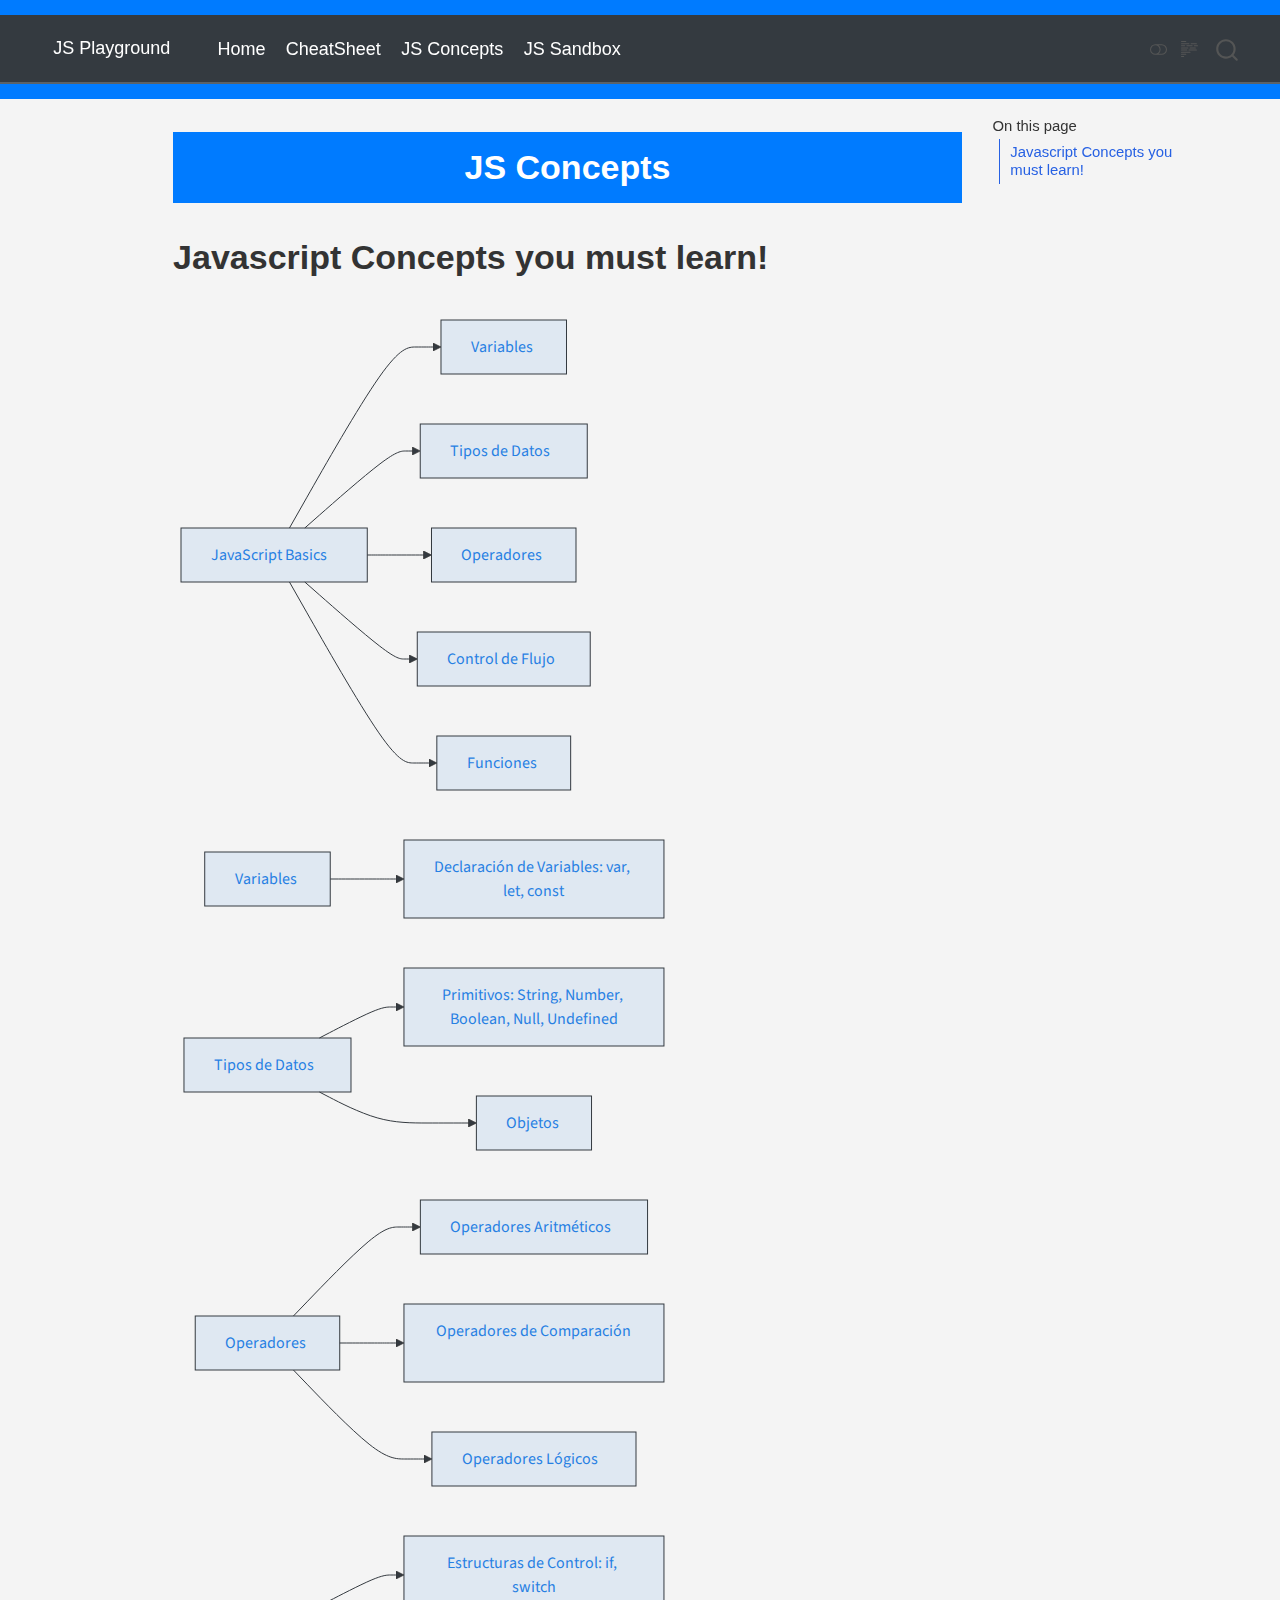
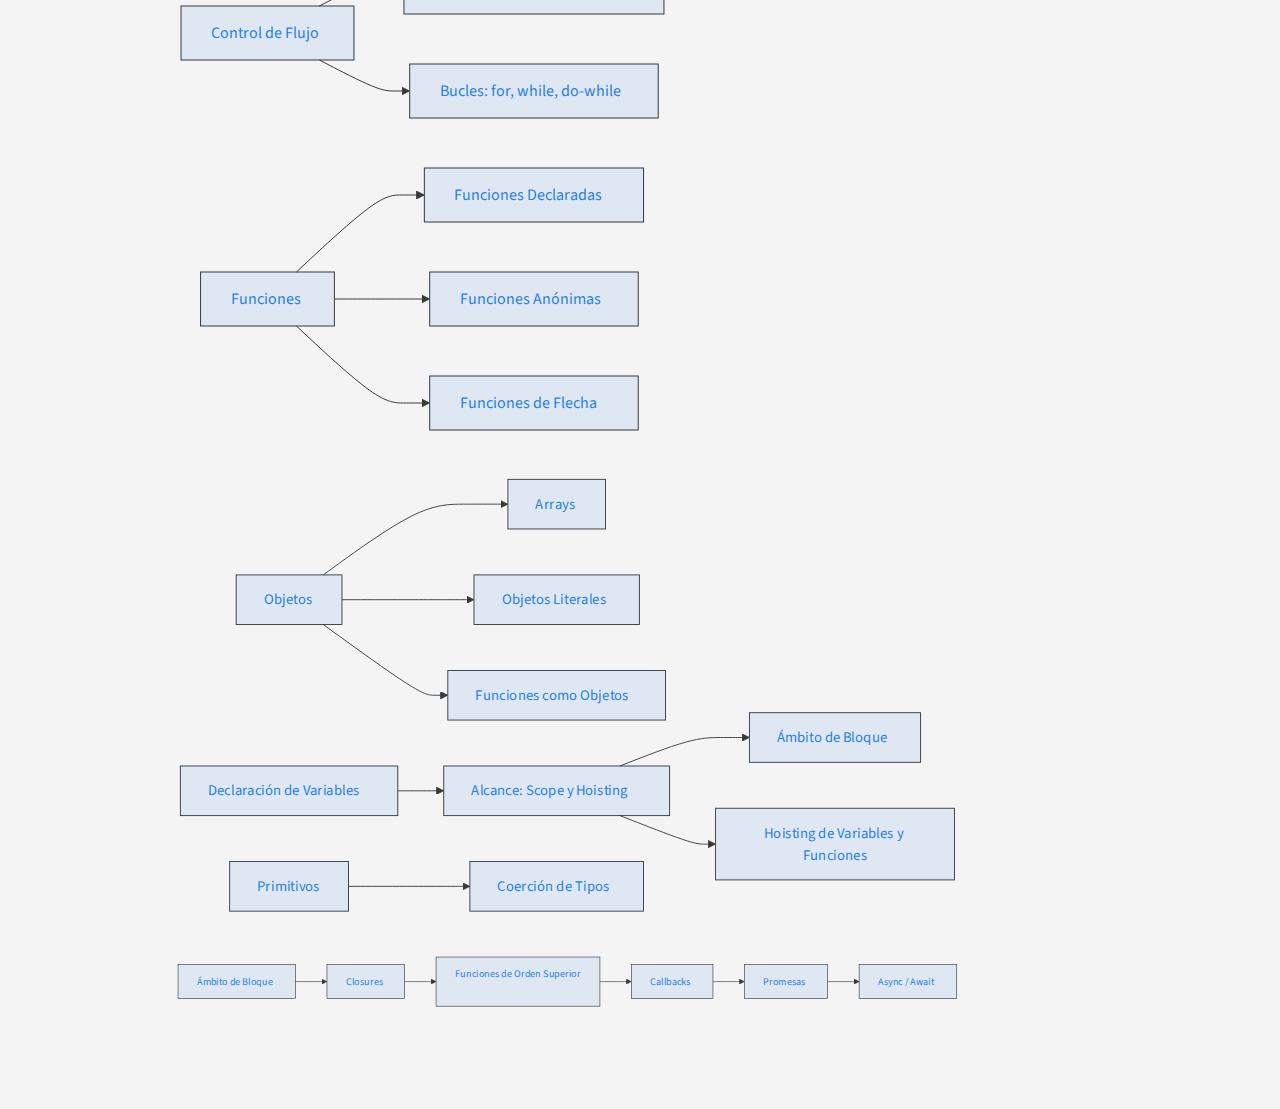
<file: js_map.html>
<!DOCTYPE html>
<html xmlns="http://www.w3.org/1999/xhtml" lang="en" xml:lang="en"><head>

<meta charset="utf-8">
<meta name="generator" content="quarto-1.6.37">

<meta name="viewport" content="width=device-width, initial-scale=1.0, user-scalable=yes">


<title>JS Concepts – JS Playground</title>
<style>
code{white-space: pre-wrap;}
span.smallcaps{font-variant: small-caps;}
div.columns{display: flex; gap: min(4vw, 1.5em);}
div.column{flex: auto; overflow-x: auto;}
div.hanging-indent{margin-left: 1.5em; text-indent: -1.5em;}
ul.task-list{list-style: none;}
ul.task-list li input[type="checkbox"] {
  width: 0.8em;
  margin: 0 0.8em 0.2em -1em; /* quarto-specific, see https://github.com/quarto-dev/quarto-cli/issues/4556 */ 
  vertical-align: middle;
}
</style>


<script src="site_libs/quarto-nav/quarto-nav.js"></script>
<script src="site_libs/quarto-nav/headroom.min.js"></script>
<script src="site_libs/clipboard/clipboard.min.js"></script>
<script src="site_libs/quarto-search/autocomplete.umd.js"></script>
<script src="site_libs/quarto-search/fuse.min.js"></script>
<script src="site_libs/quarto-search/quarto-search.js"></script>
<meta name="quarto:offset" content="./">
<script src="site_libs/quarto-html/quarto.js"></script>
<script src="site_libs/quarto-html/popper.min.js"></script>
<script src="site_libs/quarto-html/tippy.umd.min.js"></script>
<script src="site_libs/quarto-html/anchor.min.js"></script>
<link href="site_libs/quarto-html/tippy.css" rel="stylesheet">
<link href="site_libs/quarto-html/quarto-syntax-highlighting-29e2c20b02301cfff04dc8050bf30c7e.css" rel="stylesheet" class="quarto-color-scheme" id="quarto-text-highlighting-styles">
<link href="site_libs/quarto-html/quarto-syntax-highlighting-dark-43df0d6f53b733b42d37fa7808e17715.css" rel="prefetch" class="quarto-color-scheme quarto-color-alternate" id="quarto-text-highlighting-styles">
<script src="site_libs/bootstrap/bootstrap.min.js"></script>
<link href="site_libs/bootstrap/bootstrap-icons.css" rel="stylesheet">
<link href="site_libs/bootstrap/bootstrap-0fad57111af9b032b9e0ff1660053fa5.min.css" rel="stylesheet" append-hash="true" class="quarto-color-scheme" id="quarto-bootstrap" data-mode="light">
<link href="site_libs/bootstrap/bootstrap-dark-b485d9e161c5a1b6e744e2c6fae480f1.min.css" rel="prefetch" append-hash="true" class="quarto-color-scheme quarto-color-alternate" id="quarto-bootstrap" data-mode="dark">
<script id="quarto-search-options" type="application/json">{
  "location": "navbar",
  "copy-button": false,
  "collapse-after": 3,
  "panel-placement": "end",
  "type": "overlay",
  "limit": 50,
  "keyboard-shortcut": [
    "f",
    "/",
    "s"
  ],
  "show-item-context": false,
  "language": {
    "search-no-results-text": "No results",
    "search-matching-documents-text": "matching documents",
    "search-copy-link-title": "Copy link to search",
    "search-hide-matches-text": "Hide additional matches",
    "search-more-match-text": "more match in this document",
    "search-more-matches-text": "more matches in this document",
    "search-clear-button-title": "Clear",
    "search-text-placeholder": "",
    "search-detached-cancel-button-title": "Cancel",
    "search-submit-button-title": "Submit",
    "search-label": "Search"
  }
}</script>
<script src="site_libs/quarto-diagram/mermaid.min.js"></script>
<script src="site_libs/quarto-diagram/mermaid-init.js"></script>
<link href="site_libs/quarto-diagram/mermaid.css" rel="stylesheet">


<link rel="stylesheet" href="styles.css">
</head>

<body class="nav-fixed">

<div id="quarto-search-results"></div>
  <header id="quarto-header" class="headroom fixed-top">
    <nav class="navbar navbar-expand-lg " data-bs-theme="dark">
      <div class="navbar-container container-fluid">
      <div class="navbar-brand-container mx-auto">
    <a class="navbar-brand" href="./index.html">
    <span class="navbar-title">JS Playground</span>
    </a>
  </div>
            <div id="quarto-search" class="" title="Search"></div>
          <button class="navbar-toggler" type="button" data-bs-toggle="collapse" data-bs-target="#navbarCollapse" aria-controls="navbarCollapse" role="menu" aria-expanded="false" aria-label="Toggle navigation" onclick="if (window.quartoToggleHeadroom) { window.quartoToggleHeadroom(); }">
  <span class="navbar-toggler-icon"></span>
</button>
          <div class="collapse navbar-collapse" id="navbarCollapse">
            <ul class="navbar-nav navbar-nav-scroll me-auto">
  <li class="nav-item">
    <a class="nav-link" href="./index.html"> 
<span class="menu-text">Home</span></a>
  </li>  
  <li class="nav-item">
    <a class="nav-link" href="./about.html"> 
<span class="menu-text">CheatSheet</span></a>
  </li>  
  <li class="nav-item">
    <a class="nav-link active" href="./js_map.html" aria-current="page"> 
<span class="menu-text">JS Concepts</span></a>
  </li>  
  <li class="nav-item">
    <a class="nav-link" href="./play_js.html"> 
<span class="menu-text">JS Sandbox</span></a>
  </li>  
</ul>
          </div> <!-- /navcollapse -->
            <div class="quarto-navbar-tools">
  <a href="" class="quarto-color-scheme-toggle quarto-navigation-tool  px-1" onclick="window.quartoToggleColorScheme(); return false;" title="Toggle dark mode"><i class="bi"></i></a>
  <a href="" class="quarto-reader-toggle quarto-navigation-tool px-1" onclick="window.quartoToggleReader(); return false;" title="Toggle reader mode">
  <div class="quarto-reader-toggle-btn">
  <i class="bi"></i>
  </div>
</a>
</div>
      </div> <!-- /container-fluid -->
    </nav>
</header>
<!-- content -->
<div id="quarto-content" class="quarto-container page-columns page-rows-contents page-layout-article page-navbar">
<!-- sidebar -->
<!-- margin-sidebar -->
    <div id="quarto-margin-sidebar" class="sidebar margin-sidebar">
        <nav id="TOC" role="doc-toc" class="toc-active">
    <h2 id="toc-title">On this page</h2>
   
  <ul>
  <li><a href="#javascript-concepts-you-must-learn" id="toc-javascript-concepts-you-must-learn" class="nav-link active" data-scroll-target="#javascript-concepts-you-must-learn">Javascript Concepts you must learn!</a></li>
  </ul>
</nav>
    </div>
<!-- main -->
<main class="content" id="quarto-document-content">

<header id="title-block-header" class="quarto-title-block default">
<div class="quarto-title">
<h1 class="title">JS Concepts</h1>
</div>



<div class="quarto-title-meta">

    
  
    
  </div>
  


</header>


<section id="javascript-concepts-you-must-learn" class="level1">
<h1>Javascript Concepts you must learn!</h1>
<div class="cell" data-layout-align="default">
<div class="cell-output-display">
<div>
<p></p><figure class="figure"><p></p>
<div>
<pre class="mermaid mermaid-js">flowchart LR
    A[JavaScript Basics] --&gt; B[Variables]
    A --&gt; C[Tipos de Datos]
    A --&gt; D[Operadores]
    A --&gt; E[Control de Flujo]
    A --&gt; F[Funciones]
</pre>
</div>
<p></p></figure><p></p>
</div>
</div>
</div>
<div class="cell" data-layout-align="default">
<div class="cell-output-display">
<div>
<p></p><figure class="figure"><p></p>
<div>
<pre class="mermaid mermaid-js">flowchart LR
    B[Variables] --&gt; G[Declaración de Variables: var, let, const]
    C[Tipos de Datos] --&gt; H[Primitivos: String, Number, Boolean, Null, Undefined]
    C[Tipos de Datos] --&gt; I[Objetos]
    D[Operadores] --&gt; J[Operadores Aritméticos]
    D[Operadores] --&gt; K[Operadores de Comparación]
    D[Operadores] --&gt; L[Operadores Lógicos]
    E[Control de Flujo] --&gt; M[Estructuras de Control: if, switch]
    E[Control de Flujo] --&gt; N[Bucles: for, while, do-while]
    F[Funciones] --&gt; O[Funciones Declaradas]
    F[Funciones] --&gt; P[Funciones Anónimas]
    F[Funciones] --&gt; Q[Funciones de Flecha]
</pre>
</div>
<p></p></figure><p></p>
</div>
</div>
</div>
<div class="cell" data-layout-align="default">
<div class="cell-output-display">
<div>
<p></p><figure class="figure"><p></p>
<div>
<pre class="mermaid mermaid-js">flowchart LR
    I[Objetos] --&gt; R[Arrays]
    I[Objetos] --&gt; S[Objetos Literales]
    I[Objetos] --&gt; T[Funciones como Objetos]
    
    G[Declaración de Variables] --&gt; U[Alcance: Scope y Hoisting]
    U --&gt; V[Ámbito de Bloque]
    U --&gt; W[Hoisting de Variables y Funciones]
    H[Primitivos] --&gt; X[Coerción de Tipos]
</pre>
</div>
<p></p></figure><p></p>
</div>
</div>
</div>
<div class="cell" data-layout-align="default">
<div class="cell-output-display">
<div>
<p></p><figure class="figure"><p></p>
<div>
<pre class="mermaid mermaid-js">flowchart LR
    V[Ámbito de Bloque] --&gt; Y[Closures]
    Y[Closures] --&gt; Z[Funciones de Orden Superior]
    Z[Funciones de Orden Superior] --&gt; AA[Callbacks]

    AA[Callbacks] --&gt; AB[Promesas]
    AB[Promesas] --&gt; AC[Async / Await]
</pre>
</div>
<p></p></figure><p></p>
</div>
</div>
</div>


</section>

</main> <!-- /main -->
<script id="quarto-html-after-body" type="application/javascript">
window.document.addEventListener("DOMContentLoaded", function (event) {
  const toggleBodyColorMode = (bsSheetEl) => {
    const mode = bsSheetEl.getAttribute("data-mode");
    const bodyEl = window.document.querySelector("body");
    if (mode === "dark") {
      bodyEl.classList.add("quarto-dark");
      bodyEl.classList.remove("quarto-light");
    } else {
      bodyEl.classList.add("quarto-light");
      bodyEl.classList.remove("quarto-dark");
    }
  }
  const toggleBodyColorPrimary = () => {
    const bsSheetEl = window.document.querySelector("link#quarto-bootstrap");
    if (bsSheetEl) {
      toggleBodyColorMode(bsSheetEl);
    }
  }
  toggleBodyColorPrimary();  
  const disableStylesheet = (stylesheets) => {
    for (let i=0; i < stylesheets.length; i++) {
      const stylesheet = stylesheets[i];
      stylesheet.rel = 'prefetch';
    }
  }
  const enableStylesheet = (stylesheets) => {
    for (let i=0; i < stylesheets.length; i++) {
      const stylesheet = stylesheets[i];
      stylesheet.rel = 'stylesheet';
    }
  }
  const manageTransitions = (selector, allowTransitions) => {
    const els = window.document.querySelectorAll(selector);
    for (let i=0; i < els.length; i++) {
      const el = els[i];
      if (allowTransitions) {
        el.classList.remove('notransition');
      } else {
        el.classList.add('notransition');
      }
    }
  }
  const toggleGiscusIfUsed = (isAlternate, darkModeDefault) => {
    const baseTheme = document.querySelector('#giscus-base-theme')?.value ?? 'light';
    const alternateTheme = document.querySelector('#giscus-alt-theme')?.value ?? 'dark';
    let newTheme = '';
    if(darkModeDefault) {
      newTheme = isAlternate ? baseTheme : alternateTheme;
    } else {
      newTheme = isAlternate ? alternateTheme : baseTheme;
    }
    const changeGiscusTheme = () => {
      // From: https://github.com/giscus/giscus/issues/336
      const sendMessage = (message) => {
        const iframe = document.querySelector('iframe.giscus-frame');
        if (!iframe) return;
        iframe.contentWindow.postMessage({ giscus: message }, 'https://giscus.app');
      }
      sendMessage({
        setConfig: {
          theme: newTheme
        }
      });
    }
    const isGiscussLoaded = window.document.querySelector('iframe.giscus-frame') !== null;
    if (isGiscussLoaded) {
      changeGiscusTheme();
    }
  }
  const toggleColorMode = (alternate) => {
    // Switch the stylesheets
    const alternateStylesheets = window.document.querySelectorAll('link.quarto-color-scheme.quarto-color-alternate');
    manageTransitions('#quarto-margin-sidebar .nav-link', false);
    if (alternate) {
      enableStylesheet(alternateStylesheets);
      for (const sheetNode of alternateStylesheets) {
        if (sheetNode.id === "quarto-bootstrap") {
          toggleBodyColorMode(sheetNode);
        }
      }
    } else {
      disableStylesheet(alternateStylesheets);
      toggleBodyColorPrimary();
    }
    manageTransitions('#quarto-margin-sidebar .nav-link', true);
    // Switch the toggles
    const toggles = window.document.querySelectorAll('.quarto-color-scheme-toggle');
    for (let i=0; i < toggles.length; i++) {
      const toggle = toggles[i];
      if (toggle) {
        if (alternate) {
          toggle.classList.add("alternate");     
        } else {
          toggle.classList.remove("alternate");
        }
      }
    }
    // Hack to workaround the fact that safari doesn't
    // properly recolor the scrollbar when toggling (#1455)
    if (navigator.userAgent.indexOf('Safari') > 0 && navigator.userAgent.indexOf('Chrome') == -1) {
      manageTransitions("body", false);
      window.scrollTo(0, 1);
      setTimeout(() => {
        window.scrollTo(0, 0);
        manageTransitions("body", true);
      }, 40);  
    }
  }
  const isFileUrl = () => { 
    return window.location.protocol === 'file:';
  }
  const hasAlternateSentinel = () => {  
    let styleSentinel = getColorSchemeSentinel();
    if (styleSentinel !== null) {
      return styleSentinel === "alternate";
    } else {
      return false;
    }
  }
  const setStyleSentinel = (alternate) => {
    const value = alternate ? "alternate" : "default";
    if (!isFileUrl()) {
      window.localStorage.setItem("quarto-color-scheme", value);
    } else {
      localAlternateSentinel = value;
    }
  }
  const getColorSchemeSentinel = () => {
    if (!isFileUrl()) {
      const storageValue = window.localStorage.getItem("quarto-color-scheme");
      return storageValue != null ? storageValue : localAlternateSentinel;
    } else {
      return localAlternateSentinel;
    }
  }
  const darkModeDefault = false;
  let localAlternateSentinel = darkModeDefault ? 'alternate' : 'default';
  // Dark / light mode switch
  window.quartoToggleColorScheme = () => {
    // Read the current dark / light value 
    let toAlternate = !hasAlternateSentinel();
    toggleColorMode(toAlternate);
    setStyleSentinel(toAlternate);
    toggleGiscusIfUsed(toAlternate, darkModeDefault);
  };
  // Ensure there is a toggle, if there isn't float one in the top right
  if (window.document.querySelector('.quarto-color-scheme-toggle') === null) {
    const a = window.document.createElement('a');
    a.classList.add('top-right');
    a.classList.add('quarto-color-scheme-toggle');
    a.href = "";
    a.onclick = function() { try { window.quartoToggleColorScheme(); } catch {} return false; };
    const i = window.document.createElement("i");
    i.classList.add('bi');
    a.appendChild(i);
    window.document.body.appendChild(a);
  }
  // Switch to dark mode if need be
  if (hasAlternateSentinel()) {
    toggleColorMode(true);
  } else {
    toggleColorMode(false);
  }
  const icon = "";
  const anchorJS = new window.AnchorJS();
  anchorJS.options = {
    placement: 'right',
    icon: icon
  };
  anchorJS.add('.anchored');
  const isCodeAnnotation = (el) => {
    for (const clz of el.classList) {
      if (clz.startsWith('code-annotation-')) {                     
        return true;
      }
    }
    return false;
  }
  const onCopySuccess = function(e) {
    // button target
    const button = e.trigger;
    // don't keep focus
    button.blur();
    // flash "checked"
    button.classList.add('code-copy-button-checked');
    var currentTitle = button.getAttribute("title");
    button.setAttribute("title", "Copied!");
    let tooltip;
    if (window.bootstrap) {
      button.setAttribute("data-bs-toggle", "tooltip");
      button.setAttribute("data-bs-placement", "left");
      button.setAttribute("data-bs-title", "Copied!");
      tooltip = new bootstrap.Tooltip(button, 
        { trigger: "manual", 
          customClass: "code-copy-button-tooltip",
          offset: [0, -8]});
      tooltip.show();    
    }
    setTimeout(function() {
      if (tooltip) {
        tooltip.hide();
        button.removeAttribute("data-bs-title");
        button.removeAttribute("data-bs-toggle");
        button.removeAttribute("data-bs-placement");
      }
      button.setAttribute("title", currentTitle);
      button.classList.remove('code-copy-button-checked');
    }, 1000);
    // clear code selection
    e.clearSelection();
  }
  const getTextToCopy = function(trigger) {
      const codeEl = trigger.previousElementSibling.cloneNode(true);
      for (const childEl of codeEl.children) {
        if (isCodeAnnotation(childEl)) {
          childEl.remove();
        }
      }
      return codeEl.innerText;
  }
  const clipboard = new window.ClipboardJS('.code-copy-button:not([data-in-quarto-modal])', {
    text: getTextToCopy
  });
  clipboard.on('success', onCopySuccess);
  if (window.document.getElementById('quarto-embedded-source-code-modal')) {
    const clipboardModal = new window.ClipboardJS('.code-copy-button[data-in-quarto-modal]', {
      text: getTextToCopy,
      container: window.document.getElementById('quarto-embedded-source-code-modal')
    });
    clipboardModal.on('success', onCopySuccess);
  }
    var localhostRegex = new RegExp(/^(?:http|https):\/\/localhost\:?[0-9]*\//);
    var mailtoRegex = new RegExp(/^mailto:/);
      var filterRegex = new RegExp("https:\/\/NicoOgno\.github\.io\/First_Quarto\/");
    var isInternal = (href) => {
        return filterRegex.test(href) || localhostRegex.test(href) || mailtoRegex.test(href);
    }
    // Inspect non-navigation links and adorn them if external
 	var links = window.document.querySelectorAll('a[href]:not(.nav-link):not(.navbar-brand):not(.toc-action):not(.sidebar-link):not(.sidebar-item-toggle):not(.pagination-link):not(.no-external):not([aria-hidden]):not(.dropdown-item):not(.quarto-navigation-tool):not(.about-link)');
    for (var i=0; i<links.length; i++) {
      const link = links[i];
      if (!isInternal(link.href)) {
        // undo the damage that might have been done by quarto-nav.js in the case of
        // links that we want to consider external
        if (link.dataset.originalHref !== undefined) {
          link.href = link.dataset.originalHref;
        }
      }
    }
  function tippyHover(el, contentFn, onTriggerFn, onUntriggerFn) {
    const config = {
      allowHTML: true,
      maxWidth: 500,
      delay: 100,
      arrow: false,
      appendTo: function(el) {
          return el.parentElement;
      },
      interactive: true,
      interactiveBorder: 10,
      theme: 'quarto',
      placement: 'bottom-start',
    };
    if (contentFn) {
      config.content = contentFn;
    }
    if (onTriggerFn) {
      config.onTrigger = onTriggerFn;
    }
    if (onUntriggerFn) {
      config.onUntrigger = onUntriggerFn;
    }
    window.tippy(el, config); 
  }
  const noterefs = window.document.querySelectorAll('a[role="doc-noteref"]');
  for (var i=0; i<noterefs.length; i++) {
    const ref = noterefs[i];
    tippyHover(ref, function() {
      // use id or data attribute instead here
      let href = ref.getAttribute('data-footnote-href') || ref.getAttribute('href');
      try { href = new URL(href).hash; } catch {}
      const id = href.replace(/^#\/?/, "");
      const note = window.document.getElementById(id);
      if (note) {
        return note.innerHTML;
      } else {
        return "";
      }
    });
  }
  const xrefs = window.document.querySelectorAll('a.quarto-xref');
  const processXRef = (id, note) => {
    // Strip column container classes
    const stripColumnClz = (el) => {
      el.classList.remove("page-full", "page-columns");
      if (el.children) {
        for (const child of el.children) {
          stripColumnClz(child);
        }
      }
    }
    stripColumnClz(note)
    if (id === null || id.startsWith('sec-')) {
      // Special case sections, only their first couple elements
      const container = document.createElement("div");
      if (note.children && note.children.length > 2) {
        container.appendChild(note.children[0].cloneNode(true));
        for (let i = 1; i < note.children.length; i++) {
          const child = note.children[i];
          if (child.tagName === "P" && child.innerText === "") {
            continue;
          } else {
            container.appendChild(child.cloneNode(true));
            break;
          }
        }
        if (window.Quarto?.typesetMath) {
          window.Quarto.typesetMath(container);
        }
        return container.innerHTML
      } else {
        if (window.Quarto?.typesetMath) {
          window.Quarto.typesetMath(note);
        }
        return note.innerHTML;
      }
    } else {
      // Remove any anchor links if they are present
      const anchorLink = note.querySelector('a.anchorjs-link');
      if (anchorLink) {
        anchorLink.remove();
      }
      if (window.Quarto?.typesetMath) {
        window.Quarto.typesetMath(note);
      }
      if (note.classList.contains("callout")) {
        return note.outerHTML;
      } else {
        return note.innerHTML;
      }
    }
  }
  for (var i=0; i<xrefs.length; i++) {
    const xref = xrefs[i];
    tippyHover(xref, undefined, function(instance) {
      instance.disable();
      let url = xref.getAttribute('href');
      let hash = undefined; 
      if (url.startsWith('#')) {
        hash = url;
      } else {
        try { hash = new URL(url).hash; } catch {}
      }
      if (hash) {
        const id = hash.replace(/^#\/?/, "");
        const note = window.document.getElementById(id);
        if (note !== null) {
          try {
            const html = processXRef(id, note.cloneNode(true));
            instance.setContent(html);
          } finally {
            instance.enable();
            instance.show();
          }
        } else {
          // See if we can fetch this
          fetch(url.split('#')[0])
          .then(res => res.text())
          .then(html => {
            const parser = new DOMParser();
            const htmlDoc = parser.parseFromString(html, "text/html");
            const note = htmlDoc.getElementById(id);
            if (note !== null) {
              const html = processXRef(id, note);
              instance.setContent(html);
            } 
          }).finally(() => {
            instance.enable();
            instance.show();
          });
        }
      } else {
        // See if we can fetch a full url (with no hash to target)
        // This is a special case and we should probably do some content thinning / targeting
        fetch(url)
        .then(res => res.text())
        .then(html => {
          const parser = new DOMParser();
          const htmlDoc = parser.parseFromString(html, "text/html");
          const note = htmlDoc.querySelector('main.content');
          if (note !== null) {
            // This should only happen for chapter cross references
            // (since there is no id in the URL)
            // remove the first header
            if (note.children.length > 0 && note.children[0].tagName === "HEADER") {
              note.children[0].remove();
            }
            const html = processXRef(null, note);
            instance.setContent(html);
          } 
        }).finally(() => {
          instance.enable();
          instance.show();
        });
      }
    }, function(instance) {
    });
  }
      let selectedAnnoteEl;
      const selectorForAnnotation = ( cell, annotation) => {
        let cellAttr = 'data-code-cell="' + cell + '"';
        let lineAttr = 'data-code-annotation="' +  annotation + '"';
        const selector = 'span[' + cellAttr + '][' + lineAttr + ']';
        return selector;
      }
      const selectCodeLines = (annoteEl) => {
        const doc = window.document;
        const targetCell = annoteEl.getAttribute("data-target-cell");
        const targetAnnotation = annoteEl.getAttribute("data-target-annotation");
        const annoteSpan = window.document.querySelector(selectorForAnnotation(targetCell, targetAnnotation));
        const lines = annoteSpan.getAttribute("data-code-lines").split(",");
        const lineIds = lines.map((line) => {
          return targetCell + "-" + line;
        })
        let top = null;
        let height = null;
        let parent = null;
        if (lineIds.length > 0) {
            //compute the position of the single el (top and bottom and make a div)
            const el = window.document.getElementById(lineIds[0]);
            top = el.offsetTop;
            height = el.offsetHeight;
            parent = el.parentElement.parentElement;
          if (lineIds.length > 1) {
            const lastEl = window.document.getElementById(lineIds[lineIds.length - 1]);
            const bottom = lastEl.offsetTop + lastEl.offsetHeight;
            height = bottom - top;
          }
          if (top !== null && height !== null && parent !== null) {
            // cook up a div (if necessary) and position it 
            let div = window.document.getElementById("code-annotation-line-highlight");
            if (div === null) {
              div = window.document.createElement("div");
              div.setAttribute("id", "code-annotation-line-highlight");
              div.style.position = 'absolute';
              parent.appendChild(div);
            }
            div.style.top = top - 2 + "px";
            div.style.height = height + 4 + "px";
            div.style.left = 0;
            let gutterDiv = window.document.getElementById("code-annotation-line-highlight-gutter");
            if (gutterDiv === null) {
              gutterDiv = window.document.createElement("div");
              gutterDiv.setAttribute("id", "code-annotation-line-highlight-gutter");
              gutterDiv.style.position = 'absolute';
              const codeCell = window.document.getElementById(targetCell);
              const gutter = codeCell.querySelector('.code-annotation-gutter');
              gutter.appendChild(gutterDiv);
            }
            gutterDiv.style.top = top - 2 + "px";
            gutterDiv.style.height = height + 4 + "px";
          }
          selectedAnnoteEl = annoteEl;
        }
      };
      const unselectCodeLines = () => {
        const elementsIds = ["code-annotation-line-highlight", "code-annotation-line-highlight-gutter"];
        elementsIds.forEach((elId) => {
          const div = window.document.getElementById(elId);
          if (div) {
            div.remove();
          }
        });
        selectedAnnoteEl = undefined;
      };
        // Handle positioning of the toggle
    window.addEventListener(
      "resize",
      throttle(() => {
        elRect = undefined;
        if (selectedAnnoteEl) {
          selectCodeLines(selectedAnnoteEl);
        }
      }, 10)
    );
    function throttle(fn, ms) {
    let throttle = false;
    let timer;
      return (...args) => {
        if(!throttle) { // first call gets through
            fn.apply(this, args);
            throttle = true;
        } else { // all the others get throttled
            if(timer) clearTimeout(timer); // cancel #2
            timer = setTimeout(() => {
              fn.apply(this, args);
              timer = throttle = false;
            }, ms);
        }
      };
    }
      // Attach click handler to the DT
      const annoteDls = window.document.querySelectorAll('dt[data-target-cell]');
      for (const annoteDlNode of annoteDls) {
        annoteDlNode.addEventListener('click', (event) => {
          const clickedEl = event.target;
          if (clickedEl !== selectedAnnoteEl) {
            unselectCodeLines();
            const activeEl = window.document.querySelector('dt[data-target-cell].code-annotation-active');
            if (activeEl) {
              activeEl.classList.remove('code-annotation-active');
            }
            selectCodeLines(clickedEl);
            clickedEl.classList.add('code-annotation-active');
          } else {
            // Unselect the line
            unselectCodeLines();
            clickedEl.classList.remove('code-annotation-active');
          }
        });
      }
  const findCites = (el) => {
    const parentEl = el.parentElement;
    if (parentEl) {
      const cites = parentEl.dataset.cites;
      if (cites) {
        return {
          el,
          cites: cites.split(' ')
        };
      } else {
        return findCites(el.parentElement)
      }
    } else {
      return undefined;
    }
  };
  var bibliorefs = window.document.querySelectorAll('a[role="doc-biblioref"]');
  for (var i=0; i<bibliorefs.length; i++) {
    const ref = bibliorefs[i];
    const citeInfo = findCites(ref);
    if (citeInfo) {
      tippyHover(citeInfo.el, function() {
        var popup = window.document.createElement('div');
        citeInfo.cites.forEach(function(cite) {
          var citeDiv = window.document.createElement('div');
          citeDiv.classList.add('hanging-indent');
          citeDiv.classList.add('csl-entry');
          var biblioDiv = window.document.getElementById('ref-' + cite);
          if (biblioDiv) {
            citeDiv.innerHTML = biblioDiv.innerHTML;
          }
          popup.appendChild(citeDiv);
        });
        return popup.innerHTML;
      });
    }
  }
});
</script>
</div> <!-- /content -->




</body></html>
</file>
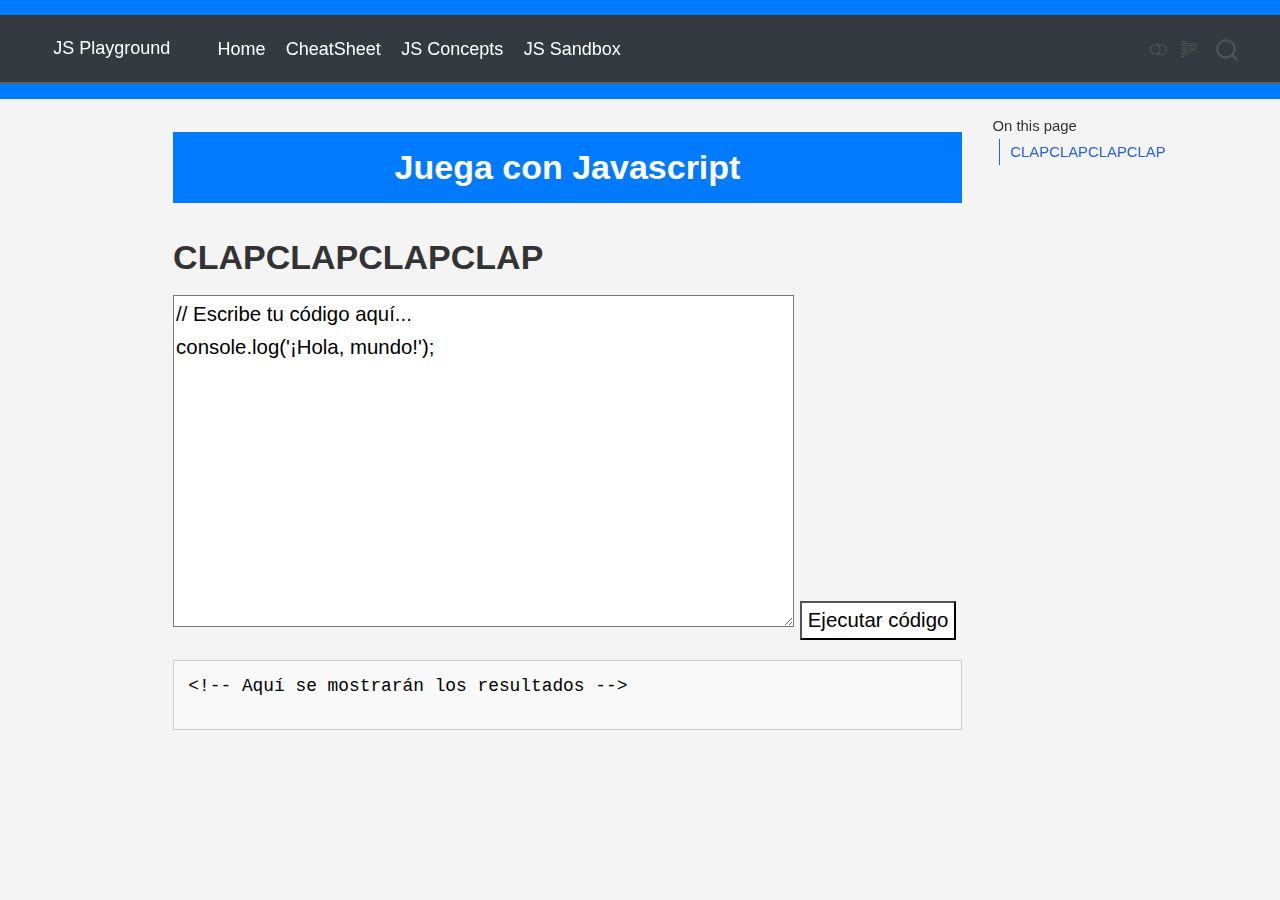
<file: play_js.html>
<!DOCTYPE html>
<html xmlns="http://www.w3.org/1999/xhtml" lang="en" xml:lang="en"><head>

<meta charset="utf-8">
<meta name="generator" content="quarto-1.6.37">

<meta name="viewport" content="width=device-width, initial-scale=1.0, user-scalable=yes">


<title>Juega con Javascript – JS Playground</title>
<style>
code{white-space: pre-wrap;}
span.smallcaps{font-variant: small-caps;}
div.columns{display: flex; gap: min(4vw, 1.5em);}
div.column{flex: auto; overflow-x: auto;}
div.hanging-indent{margin-left: 1.5em; text-indent: -1.5em;}
ul.task-list{list-style: none;}
ul.task-list li input[type="checkbox"] {
  width: 0.8em;
  margin: 0 0.8em 0.2em -1em; /* quarto-specific, see https://github.com/quarto-dev/quarto-cli/issues/4556 */ 
  vertical-align: middle;
}
</style>


<script src="site_libs/quarto-nav/quarto-nav.js"></script>
<script src="site_libs/quarto-nav/headroom.min.js"></script>
<script src="site_libs/clipboard/clipboard.min.js"></script>
<script src="site_libs/quarto-search/autocomplete.umd.js"></script>
<script src="site_libs/quarto-search/fuse.min.js"></script>
<script src="site_libs/quarto-search/quarto-search.js"></script>
<meta name="quarto:offset" content="./">
<script src="site_libs/quarto-html/quarto.js"></script>
<script src="site_libs/quarto-html/popper.min.js"></script>
<script src="site_libs/quarto-html/tippy.umd.min.js"></script>
<script src="site_libs/quarto-html/anchor.min.js"></script>
<link href="site_libs/quarto-html/tippy.css" rel="stylesheet">
<link href="site_libs/quarto-html/quarto-syntax-highlighting-29e2c20b02301cfff04dc8050bf30c7e.css" rel="stylesheet" class="quarto-color-scheme" id="quarto-text-highlighting-styles">
<link href="site_libs/quarto-html/quarto-syntax-highlighting-dark-43df0d6f53b733b42d37fa7808e17715.css" rel="prefetch" class="quarto-color-scheme quarto-color-alternate" id="quarto-text-highlighting-styles">
<script src="site_libs/bootstrap/bootstrap.min.js"></script>
<link href="site_libs/bootstrap/bootstrap-icons.css" rel="stylesheet">
<link href="site_libs/bootstrap/bootstrap-0fad57111af9b032b9e0ff1660053fa5.min.css" rel="stylesheet" append-hash="true" class="quarto-color-scheme" id="quarto-bootstrap" data-mode="light">
<link href="site_libs/bootstrap/bootstrap-dark-b485d9e161c5a1b6e744e2c6fae480f1.min.css" rel="prefetch" append-hash="true" class="quarto-color-scheme quarto-color-alternate" id="quarto-bootstrap" data-mode="dark">
<script id="quarto-search-options" type="application/json">{
  "location": "navbar",
  "copy-button": false,
  "collapse-after": 3,
  "panel-placement": "end",
  "type": "overlay",
  "limit": 50,
  "keyboard-shortcut": [
    "f",
    "/",
    "s"
  ],
  "show-item-context": false,
  "language": {
    "search-no-results-text": "No results",
    "search-matching-documents-text": "matching documents",
    "search-copy-link-title": "Copy link to search",
    "search-hide-matches-text": "Hide additional matches",
    "search-more-match-text": "more match in this document",
    "search-more-matches-text": "more matches in this document",
    "search-clear-button-title": "Clear",
    "search-text-placeholder": "",
    "search-detached-cancel-button-title": "Cancel",
    "search-submit-button-title": "Submit",
    "search-label": "Search"
  }
}</script>


<link rel="stylesheet" href="styles.css">
</head>

<body class="nav-fixed">

<div id="quarto-search-results"></div>
  <header id="quarto-header" class="headroom fixed-top">
    <nav class="navbar navbar-expand-lg " data-bs-theme="dark">
      <div class="navbar-container container-fluid">
      <div class="navbar-brand-container mx-auto">
    <a class="navbar-brand" href="./index.html">
    <span class="navbar-title">JS Playground</span>
    </a>
  </div>
            <div id="quarto-search" class="" title="Search"></div>
          <button class="navbar-toggler" type="button" data-bs-toggle="collapse" data-bs-target="#navbarCollapse" aria-controls="navbarCollapse" role="menu" aria-expanded="false" aria-label="Toggle navigation" onclick="if (window.quartoToggleHeadroom) { window.quartoToggleHeadroom(); }">
  <span class="navbar-toggler-icon"></span>
</button>
          <div class="collapse navbar-collapse" id="navbarCollapse">
            <ul class="navbar-nav navbar-nav-scroll me-auto">
  <li class="nav-item">
    <a class="nav-link" href="./index.html"> 
<span class="menu-text">Home</span></a>
  </li>  
  <li class="nav-item">
    <a class="nav-link" href="./about.html"> 
<span class="menu-text">CheatSheet</span></a>
  </li>  
  <li class="nav-item">
    <a class="nav-link" href="./js_map.html"> 
<span class="menu-text">JS Concepts</span></a>
  </li>  
  <li class="nav-item">
    <a class="nav-link active" href="./play_js.html" aria-current="page"> 
<span class="menu-text">JS Sandbox</span></a>
  </li>  
</ul>
          </div> <!-- /navcollapse -->
            <div class="quarto-navbar-tools">
  <a href="" class="quarto-color-scheme-toggle quarto-navigation-tool  px-1" onclick="window.quartoToggleColorScheme(); return false;" title="Toggle dark mode"><i class="bi"></i></a>
  <a href="" class="quarto-reader-toggle quarto-navigation-tool px-1" onclick="window.quartoToggleReader(); return false;" title="Toggle reader mode">
  <div class="quarto-reader-toggle-btn">
  <i class="bi"></i>
  </div>
</a>
</div>
      </div> <!-- /container-fluid -->
    </nav>
</header>
<!-- content -->
<div id="quarto-content" class="quarto-container page-columns page-rows-contents page-layout-article page-navbar">
<!-- sidebar -->
<!-- margin-sidebar -->
    <div id="quarto-margin-sidebar" class="sidebar margin-sidebar">
        <nav id="TOC" role="doc-toc" class="toc-active">
    <h2 id="toc-title">On this page</h2>
   
  <ul>
  <li><a href="#clapclapclapclap" id="toc-clapclapclapclap" class="nav-link active" data-scroll-target="#clapclapclapclap">CLAPCLAPCLAPCLAP</a></li>
  </ul>
</nav>
    </div>
<!-- main -->
<main class="content" id="quarto-document-content">

<header id="title-block-header" class="quarto-title-block default">
<div class="quarto-title">
<h1 class="title">Juega con Javascript</h1>
</div>



<div class="quarto-title-meta">

    
  
    
  </div>
  


</header>


<section id="clapclapclapclap" class="level1">
<h1>CLAPCLAPCLAPCLAP</h1>
<textarea id="codeInput" rows="10" cols="50">// Escribe tu código aquí...
console.log('¡Hola, mundo!');
</textarea>
<button onclick="runCode()">
Ejecutar código
</button>
<div id="outputDiv" style="margin-top: 20px; padding: 10px; border: 1px solid #ccc; background-color: #f9f9f9;">
<pre><code>&lt;!-- Aquí se mostrarán los resultados --&gt;</code></pre>
</div>
<script>
function runCode() {
    // Obtener el código del textarea
    var code = document.getElementById("codeInput").value;
    
    // Obtener el div donde se mostrarán los resultados
    var outputDiv = document.getElementById("outputDiv");
    
    try {
        // Limpiar cualquier contenido previo en el div
        outputDiv.innerHTML = "Resultado: <br>";

        // Sobrescribir console.log para mostrar los resultados en el div
        console.log = function(message) {
            outputDiv.innerHTML += message + "<br>";
        };

        // Ejecutar el código usando eval y mostrar los resultados en el div
        eval(code);
    } catch (e) {
        // Mostrar errores en el div
        outputDiv.innerHTML += "<span style='color: red;'>Error en el código: " + e.message + "</span>";
    }
}
</script>


</section>

</main> <!-- /main -->
<script id="quarto-html-after-body" type="application/javascript">
window.document.addEventListener("DOMContentLoaded", function (event) {
  const toggleBodyColorMode = (bsSheetEl) => {
    const mode = bsSheetEl.getAttribute("data-mode");
    const bodyEl = window.document.querySelector("body");
    if (mode === "dark") {
      bodyEl.classList.add("quarto-dark");
      bodyEl.classList.remove("quarto-light");
    } else {
      bodyEl.classList.add("quarto-light");
      bodyEl.classList.remove("quarto-dark");
    }
  }
  const toggleBodyColorPrimary = () => {
    const bsSheetEl = window.document.querySelector("link#quarto-bootstrap");
    if (bsSheetEl) {
      toggleBodyColorMode(bsSheetEl);
    }
  }
  toggleBodyColorPrimary();  
  const disableStylesheet = (stylesheets) => {
    for (let i=0; i < stylesheets.length; i++) {
      const stylesheet = stylesheets[i];
      stylesheet.rel = 'prefetch';
    }
  }
  const enableStylesheet = (stylesheets) => {
    for (let i=0; i < stylesheets.length; i++) {
      const stylesheet = stylesheets[i];
      stylesheet.rel = 'stylesheet';
    }
  }
  const manageTransitions = (selector, allowTransitions) => {
    const els = window.document.querySelectorAll(selector);
    for (let i=0; i < els.length; i++) {
      const el = els[i];
      if (allowTransitions) {
        el.classList.remove('notransition');
      } else {
        el.classList.add('notransition');
      }
    }
  }
  const toggleGiscusIfUsed = (isAlternate, darkModeDefault) => {
    const baseTheme = document.querySelector('#giscus-base-theme')?.value ?? 'light';
    const alternateTheme = document.querySelector('#giscus-alt-theme')?.value ?? 'dark';
    let newTheme = '';
    if(darkModeDefault) {
      newTheme = isAlternate ? baseTheme : alternateTheme;
    } else {
      newTheme = isAlternate ? alternateTheme : baseTheme;
    }
    const changeGiscusTheme = () => {
      // From: https://github.com/giscus/giscus/issues/336
      const sendMessage = (message) => {
        const iframe = document.querySelector('iframe.giscus-frame');
        if (!iframe) return;
        iframe.contentWindow.postMessage({ giscus: message }, 'https://giscus.app');
      }
      sendMessage({
        setConfig: {
          theme: newTheme
        }
      });
    }
    const isGiscussLoaded = window.document.querySelector('iframe.giscus-frame') !== null;
    if (isGiscussLoaded) {
      changeGiscusTheme();
    }
  }
  const toggleColorMode = (alternate) => {
    // Switch the stylesheets
    const alternateStylesheets = window.document.querySelectorAll('link.quarto-color-scheme.quarto-color-alternate');
    manageTransitions('#quarto-margin-sidebar .nav-link', false);
    if (alternate) {
      enableStylesheet(alternateStylesheets);
      for (const sheetNode of alternateStylesheets) {
        if (sheetNode.id === "quarto-bootstrap") {
          toggleBodyColorMode(sheetNode);
        }
      }
    } else {
      disableStylesheet(alternateStylesheets);
      toggleBodyColorPrimary();
    }
    manageTransitions('#quarto-margin-sidebar .nav-link', true);
    // Switch the toggles
    const toggles = window.document.querySelectorAll('.quarto-color-scheme-toggle');
    for (let i=0; i < toggles.length; i++) {
      const toggle = toggles[i];
      if (toggle) {
        if (alternate) {
          toggle.classList.add("alternate");     
        } else {
          toggle.classList.remove("alternate");
        }
      }
    }
    // Hack to workaround the fact that safari doesn't
    // properly recolor the scrollbar when toggling (#1455)
    if (navigator.userAgent.indexOf('Safari') > 0 && navigator.userAgent.indexOf('Chrome') == -1) {
      manageTransitions("body", false);
      window.scrollTo(0, 1);
      setTimeout(() => {
        window.scrollTo(0, 0);
        manageTransitions("body", true);
      }, 40);  
    }
  }
  const isFileUrl = () => { 
    return window.location.protocol === 'file:';
  }
  const hasAlternateSentinel = () => {  
    let styleSentinel = getColorSchemeSentinel();
    if (styleSentinel !== null) {
      return styleSentinel === "alternate";
    } else {
      return false;
    }
  }
  const setStyleSentinel = (alternate) => {
    const value = alternate ? "alternate" : "default";
    if (!isFileUrl()) {
      window.localStorage.setItem("quarto-color-scheme", value);
    } else {
      localAlternateSentinel = value;
    }
  }
  const getColorSchemeSentinel = () => {
    if (!isFileUrl()) {
      const storageValue = window.localStorage.getItem("quarto-color-scheme");
      return storageValue != null ? storageValue : localAlternateSentinel;
    } else {
      return localAlternateSentinel;
    }
  }
  const darkModeDefault = false;
  let localAlternateSentinel = darkModeDefault ? 'alternate' : 'default';
  // Dark / light mode switch
  window.quartoToggleColorScheme = () => {
    // Read the current dark / light value 
    let toAlternate = !hasAlternateSentinel();
    toggleColorMode(toAlternate);
    setStyleSentinel(toAlternate);
    toggleGiscusIfUsed(toAlternate, darkModeDefault);
  };
  // Ensure there is a toggle, if there isn't float one in the top right
  if (window.document.querySelector('.quarto-color-scheme-toggle') === null) {
    const a = window.document.createElement('a');
    a.classList.add('top-right');
    a.classList.add('quarto-color-scheme-toggle');
    a.href = "";
    a.onclick = function() { try { window.quartoToggleColorScheme(); } catch {} return false; };
    const i = window.document.createElement("i");
    i.classList.add('bi');
    a.appendChild(i);
    window.document.body.appendChild(a);
  }
  // Switch to dark mode if need be
  if (hasAlternateSentinel()) {
    toggleColorMode(true);
  } else {
    toggleColorMode(false);
  }
  const icon = "";
  const anchorJS = new window.AnchorJS();
  anchorJS.options = {
    placement: 'right',
    icon: icon
  };
  anchorJS.add('.anchored');
  const isCodeAnnotation = (el) => {
    for (const clz of el.classList) {
      if (clz.startsWith('code-annotation-')) {                     
        return true;
      }
    }
    return false;
  }
  const onCopySuccess = function(e) {
    // button target
    const button = e.trigger;
    // don't keep focus
    button.blur();
    // flash "checked"
    button.classList.add('code-copy-button-checked');
    var currentTitle = button.getAttribute("title");
    button.setAttribute("title", "Copied!");
    let tooltip;
    if (window.bootstrap) {
      button.setAttribute("data-bs-toggle", "tooltip");
      button.setAttribute("data-bs-placement", "left");
      button.setAttribute("data-bs-title", "Copied!");
      tooltip = new bootstrap.Tooltip(button, 
        { trigger: "manual", 
          customClass: "code-copy-button-tooltip",
          offset: [0, -8]});
      tooltip.show();    
    }
    setTimeout(function() {
      if (tooltip) {
        tooltip.hide();
        button.removeAttribute("data-bs-title");
        button.removeAttribute("data-bs-toggle");
        button.removeAttribute("data-bs-placement");
      }
      button.setAttribute("title", currentTitle);
      button.classList.remove('code-copy-button-checked');
    }, 1000);
    // clear code selection
    e.clearSelection();
  }
  const getTextToCopy = function(trigger) {
      const codeEl = trigger.previousElementSibling.cloneNode(true);
      for (const childEl of codeEl.children) {
        if (isCodeAnnotation(childEl)) {
          childEl.remove();
        }
      }
      return codeEl.innerText;
  }
  const clipboard = new window.ClipboardJS('.code-copy-button:not([data-in-quarto-modal])', {
    text: getTextToCopy
  });
  clipboard.on('success', onCopySuccess);
  if (window.document.getElementById('quarto-embedded-source-code-modal')) {
    const clipboardModal = new window.ClipboardJS('.code-copy-button[data-in-quarto-modal]', {
      text: getTextToCopy,
      container: window.document.getElementById('quarto-embedded-source-code-modal')
    });
    clipboardModal.on('success', onCopySuccess);
  }
    var localhostRegex = new RegExp(/^(?:http|https):\/\/localhost\:?[0-9]*\//);
    var mailtoRegex = new RegExp(/^mailto:/);
      var filterRegex = new RegExp("https:\/\/NicoOgno\.github\.io\/First_Quarto\/");
    var isInternal = (href) => {
        return filterRegex.test(href) || localhostRegex.test(href) || mailtoRegex.test(href);
    }
    // Inspect non-navigation links and adorn them if external
 	var links = window.document.querySelectorAll('a[href]:not(.nav-link):not(.navbar-brand):not(.toc-action):not(.sidebar-link):not(.sidebar-item-toggle):not(.pagination-link):not(.no-external):not([aria-hidden]):not(.dropdown-item):not(.quarto-navigation-tool):not(.about-link)');
    for (var i=0; i<links.length; i++) {
      const link = links[i];
      if (!isInternal(link.href)) {
        // undo the damage that might have been done by quarto-nav.js in the case of
        // links that we want to consider external
        if (link.dataset.originalHref !== undefined) {
          link.href = link.dataset.originalHref;
        }
      }
    }
  function tippyHover(el, contentFn, onTriggerFn, onUntriggerFn) {
    const config = {
      allowHTML: true,
      maxWidth: 500,
      delay: 100,
      arrow: false,
      appendTo: function(el) {
          return el.parentElement;
      },
      interactive: true,
      interactiveBorder: 10,
      theme: 'quarto',
      placement: 'bottom-start',
    };
    if (contentFn) {
      config.content = contentFn;
    }
    if (onTriggerFn) {
      config.onTrigger = onTriggerFn;
    }
    if (onUntriggerFn) {
      config.onUntrigger = onUntriggerFn;
    }
    window.tippy(el, config); 
  }
  const noterefs = window.document.querySelectorAll('a[role="doc-noteref"]');
  for (var i=0; i<noterefs.length; i++) {
    const ref = noterefs[i];
    tippyHover(ref, function() {
      // use id or data attribute instead here
      let href = ref.getAttribute('data-footnote-href') || ref.getAttribute('href');
      try { href = new URL(href).hash; } catch {}
      const id = href.replace(/^#\/?/, "");
      const note = window.document.getElementById(id);
      if (note) {
        return note.innerHTML;
      } else {
        return "";
      }
    });
  }
  const xrefs = window.document.querySelectorAll('a.quarto-xref');
  const processXRef = (id, note) => {
    // Strip column container classes
    const stripColumnClz = (el) => {
      el.classList.remove("page-full", "page-columns");
      if (el.children) {
        for (const child of el.children) {
          stripColumnClz(child);
        }
      }
    }
    stripColumnClz(note)
    if (id === null || id.startsWith('sec-')) {
      // Special case sections, only their first couple elements
      const container = document.createElement("div");
      if (note.children && note.children.length > 2) {
        container.appendChild(note.children[0].cloneNode(true));
        for (let i = 1; i < note.children.length; i++) {
          const child = note.children[i];
          if (child.tagName === "P" && child.innerText === "") {
            continue;
          } else {
            container.appendChild(child.cloneNode(true));
            break;
          }
        }
        if (window.Quarto?.typesetMath) {
          window.Quarto.typesetMath(container);
        }
        return container.innerHTML
      } else {
        if (window.Quarto?.typesetMath) {
          window.Quarto.typesetMath(note);
        }
        return note.innerHTML;
      }
    } else {
      // Remove any anchor links if they are present
      const anchorLink = note.querySelector('a.anchorjs-link');
      if (anchorLink) {
        anchorLink.remove();
      }
      if (window.Quarto?.typesetMath) {
        window.Quarto.typesetMath(note);
      }
      if (note.classList.contains("callout")) {
        return note.outerHTML;
      } else {
        return note.innerHTML;
      }
    }
  }
  for (var i=0; i<xrefs.length; i++) {
    const xref = xrefs[i];
    tippyHover(xref, undefined, function(instance) {
      instance.disable();
      let url = xref.getAttribute('href');
      let hash = undefined; 
      if (url.startsWith('#')) {
        hash = url;
      } else {
        try { hash = new URL(url).hash; } catch {}
      }
      if (hash) {
        const id = hash.replace(/^#\/?/, "");
        const note = window.document.getElementById(id);
        if (note !== null) {
          try {
            const html = processXRef(id, note.cloneNode(true));
            instance.setContent(html);
          } finally {
            instance.enable();
            instance.show();
          }
        } else {
          // See if we can fetch this
          fetch(url.split('#')[0])
          .then(res => res.text())
          .then(html => {
            const parser = new DOMParser();
            const htmlDoc = parser.parseFromString(html, "text/html");
            const note = htmlDoc.getElementById(id);
            if (note !== null) {
              const html = processXRef(id, note);
              instance.setContent(html);
            } 
          }).finally(() => {
            instance.enable();
            instance.show();
          });
        }
      } else {
        // See if we can fetch a full url (with no hash to target)
        // This is a special case and we should probably do some content thinning / targeting
        fetch(url)
        .then(res => res.text())
        .then(html => {
          const parser = new DOMParser();
          const htmlDoc = parser.parseFromString(html, "text/html");
          const note = htmlDoc.querySelector('main.content');
          if (note !== null) {
            // This should only happen for chapter cross references
            // (since there is no id in the URL)
            // remove the first header
            if (note.children.length > 0 && note.children[0].tagName === "HEADER") {
              note.children[0].remove();
            }
            const html = processXRef(null, note);
            instance.setContent(html);
          } 
        }).finally(() => {
          instance.enable();
          instance.show();
        });
      }
    }, function(instance) {
    });
  }
      let selectedAnnoteEl;
      const selectorForAnnotation = ( cell, annotation) => {
        let cellAttr = 'data-code-cell="' + cell + '"';
        let lineAttr = 'data-code-annotation="' +  annotation + '"';
        const selector = 'span[' + cellAttr + '][' + lineAttr + ']';
        return selector;
      }
      const selectCodeLines = (annoteEl) => {
        const doc = window.document;
        const targetCell = annoteEl.getAttribute("data-target-cell");
        const targetAnnotation = annoteEl.getAttribute("data-target-annotation");
        const annoteSpan = window.document.querySelector(selectorForAnnotation(targetCell, targetAnnotation));
        const lines = annoteSpan.getAttribute("data-code-lines").split(",");
        const lineIds = lines.map((line) => {
          return targetCell + "-" + line;
        })
        let top = null;
        let height = null;
        let parent = null;
        if (lineIds.length > 0) {
            //compute the position of the single el (top and bottom and make a div)
            const el = window.document.getElementById(lineIds[0]);
            top = el.offsetTop;
            height = el.offsetHeight;
            parent = el.parentElement.parentElement;
          if (lineIds.length > 1) {
            const lastEl = window.document.getElementById(lineIds[lineIds.length - 1]);
            const bottom = lastEl.offsetTop + lastEl.offsetHeight;
            height = bottom - top;
          }
          if (top !== null && height !== null && parent !== null) {
            // cook up a div (if necessary) and position it 
            let div = window.document.getElementById("code-annotation-line-highlight");
            if (div === null) {
              div = window.document.createElement("div");
              div.setAttribute("id", "code-annotation-line-highlight");
              div.style.position = 'absolute';
              parent.appendChild(div);
            }
            div.style.top = top - 2 + "px";
            div.style.height = height + 4 + "px";
            div.style.left = 0;
            let gutterDiv = window.document.getElementById("code-annotation-line-highlight-gutter");
            if (gutterDiv === null) {
              gutterDiv = window.document.createElement("div");
              gutterDiv.setAttribute("id", "code-annotation-line-highlight-gutter");
              gutterDiv.style.position = 'absolute';
              const codeCell = window.document.getElementById(targetCell);
              const gutter = codeCell.querySelector('.code-annotation-gutter');
              gutter.appendChild(gutterDiv);
            }
            gutterDiv.style.top = top - 2 + "px";
            gutterDiv.style.height = height + 4 + "px";
          }
          selectedAnnoteEl = annoteEl;
        }
      };
      const unselectCodeLines = () => {
        const elementsIds = ["code-annotation-line-highlight", "code-annotation-line-highlight-gutter"];
        elementsIds.forEach((elId) => {
          const div = window.document.getElementById(elId);
          if (div) {
            div.remove();
          }
        });
        selectedAnnoteEl = undefined;
      };
        // Handle positioning of the toggle
    window.addEventListener(
      "resize",
      throttle(() => {
        elRect = undefined;
        if (selectedAnnoteEl) {
          selectCodeLines(selectedAnnoteEl);
        }
      }, 10)
    );
    function throttle(fn, ms) {
    let throttle = false;
    let timer;
      return (...args) => {
        if(!throttle) { // first call gets through
            fn.apply(this, args);
            throttle = true;
        } else { // all the others get throttled
            if(timer) clearTimeout(timer); // cancel #2
            timer = setTimeout(() => {
              fn.apply(this, args);
              timer = throttle = false;
            }, ms);
        }
      };
    }
      // Attach click handler to the DT
      const annoteDls = window.document.querySelectorAll('dt[data-target-cell]');
      for (const annoteDlNode of annoteDls) {
        annoteDlNode.addEventListener('click', (event) => {
          const clickedEl = event.target;
          if (clickedEl !== selectedAnnoteEl) {
            unselectCodeLines();
            const activeEl = window.document.querySelector('dt[data-target-cell].code-annotation-active');
            if (activeEl) {
              activeEl.classList.remove('code-annotation-active');
            }
            selectCodeLines(clickedEl);
            clickedEl.classList.add('code-annotation-active');
          } else {
            // Unselect the line
            unselectCodeLines();
            clickedEl.classList.remove('code-annotation-active');
          }
        });
      }
  const findCites = (el) => {
    const parentEl = el.parentElement;
    if (parentEl) {
      const cites = parentEl.dataset.cites;
      if (cites) {
        return {
          el,
          cites: cites.split(' ')
        };
      } else {
        return findCites(el.parentElement)
      }
    } else {
      return undefined;
    }
  };
  var bibliorefs = window.document.querySelectorAll('a[role="doc-biblioref"]');
  for (var i=0; i<bibliorefs.length; i++) {
    const ref = bibliorefs[i];
    const citeInfo = findCites(ref);
    if (citeInfo) {
      tippyHover(citeInfo.el, function() {
        var popup = window.document.createElement('div');
        citeInfo.cites.forEach(function(cite) {
          var citeDiv = window.document.createElement('div');
          citeDiv.classList.add('hanging-indent');
          citeDiv.classList.add('csl-entry');
          var biblioDiv = window.document.getElementById('ref-' + cite);
          if (biblioDiv) {
            citeDiv.innerHTML = biblioDiv.innerHTML;
          }
          popup.appendChild(citeDiv);
        });
        return popup.innerHTML;
      });
    }
  }
});
</script>
</div> <!-- /content -->




</body></html>
</file>
<file: site_libs/quarto-html/tippy.css>
.tippy-box[data-animation=fade][data-state=hidden]{opacity:0}[data-tippy-root]{max-width:calc(100vw - 10px)}.tippy-box{position:relative;background-color:#333;color:#fff;border-radius:4px;font-size:14px;line-height:1.4;white-space:normal;outline:0;transition-property:transform,visibility,opacity}.tippy-box[data-placement^=top]>.tippy-arrow{bottom:0}.tippy-box[data-placement^=top]>.tippy-arrow:before{bottom:-7px;left:0;border-width:8px 8px 0;border-top-color:initial;transform-origin:center top}.tippy-box[data-placement^=bottom]>.tippy-arrow{top:0}.tippy-box[data-placement^=bottom]>.tippy-arrow:before{top:-7px;left:0;border-width:0 8px 8px;border-bottom-color:initial;transform-origin:center bottom}.tippy-box[data-placement^=left]>.tippy-arrow{right:0}.tippy-box[data-placement^=left]>.tippy-arrow:before{border-width:8px 0 8px 8px;border-left-color:initial;right:-7px;transform-origin:center left}.tippy-box[data-placement^=right]>.tippy-arrow{left:0}.tippy-box[data-placement^=right]>.tippy-arrow:before{left:-7px;border-width:8px 8px 8px 0;border-right-color:initial;transform-origin:center right}.tippy-box[data-inertia][data-state=visible]{transition-timing-function:cubic-bezier(.54,1.5,.38,1.11)}.tippy-arrow{width:16px;height:16px;color:#333}.tippy-arrow:before{content:"";position:absolute;border-color:transparent;border-style:solid}.tippy-content{position:relative;padding:5px 9px;z-index:1}
</file>
<file: site_libs/quarto-html/quarto-syntax-highlighting-29e2c20b02301cfff04dc8050bf30c7e.css>
/* quarto syntax highlight colors */
:root {
  --quarto-hl-ot-color: #003B4F;
  --quarto-hl-at-color: #657422;
  --quarto-hl-ss-color: #20794D;
  --quarto-hl-an-color: #5E5E5E;
  --quarto-hl-fu-color: #4758AB;
  --quarto-hl-st-color: #20794D;
  --quarto-hl-cf-color: #003B4F;
  --quarto-hl-op-color: #5E5E5E;
  --quarto-hl-er-color: #AD0000;
  --quarto-hl-bn-color: #AD0000;
  --quarto-hl-al-color: #AD0000;
  --quarto-hl-va-color: #111111;
  --quarto-hl-bu-color: inherit;
  --quarto-hl-ex-color: inherit;
  --quarto-hl-pp-color: #AD0000;
  --quarto-hl-in-color: #5E5E5E;
  --quarto-hl-vs-color: #20794D;
  --quarto-hl-wa-color: #5E5E5E;
  --quarto-hl-do-color: #5E5E5E;
  --quarto-hl-im-color: #00769E;
  --quarto-hl-ch-color: #20794D;
  --quarto-hl-dt-color: #AD0000;
  --quarto-hl-fl-color: #AD0000;
  --quarto-hl-co-color: #5E5E5E;
  --quarto-hl-cv-color: #5E5E5E;
  --quarto-hl-cn-color: #8f5902;
  --quarto-hl-sc-color: #5E5E5E;
  --quarto-hl-dv-color: #AD0000;
  --quarto-hl-kw-color: #003B4F;
}

/* other quarto variables */
:root {
  --quarto-font-monospace: SFMono-Regular, Menlo, Monaco, Consolas, "Liberation Mono", "Courier New", monospace;
}

pre > code.sourceCode > span {
  color: #003B4F;
}

code span {
  color: #003B4F;
}

code.sourceCode > span {
  color: #003B4F;
}

div.sourceCode,
div.sourceCode pre.sourceCode {
  color: #003B4F;
}

code span.ot {
  color: #003B4F;
  font-style: inherit;
}

code span.at {
  color: #657422;
  font-style: inherit;
}

code span.ss {
  color: #20794D;
  font-style: inherit;
}

code span.an {
  color: #5E5E5E;
  font-style: inherit;
}

code span.fu {
  color: #4758AB;
  font-style: inherit;
}

code span.st {
  color: #20794D;
  font-style: inherit;
}

code span.cf {
  color: #003B4F;
  font-weight: bold;
  font-style: inherit;
}

code span.op {
  color: #5E5E5E;
  font-style: inherit;
}

code span.er {
  color: #AD0000;
  font-style: inherit;
}

code span.bn {
  color: #AD0000;
  font-style: inherit;
}

code span.al {
  color: #AD0000;
  font-style: inherit;
}

code span.va {
  color: #111111;
  font-style: inherit;
}

code span.bu {
  font-style: inherit;
}

code span.ex {
  font-style: inherit;
}

code span.pp {
  color: #AD0000;
  font-style: inherit;
}

code span.in {
  color: #5E5E5E;
  font-style: inherit;
}

code span.vs {
  color: #20794D;
  font-style: inherit;
}

code span.wa {
  color: #5E5E5E;
  font-style: italic;
}

code span.do {
  color: #5E5E5E;
  font-style: italic;
}

code span.im {
  color: #00769E;
  font-style: inherit;
}

code span.ch {
  color: #20794D;
  font-style: inherit;
}

code span.dt {
  color: #AD0000;
  font-style: inherit;
}

code span.fl {
  color: #AD0000;
  font-style: inherit;
}

code span.co {
  color: #5E5E5E;
  font-style: inherit;
}

code span.cv {
  color: #5E5E5E;
  font-style: italic;
}

code span.cn {
  color: #8f5902;
  font-style: inherit;
}

code span.sc {
  color: #5E5E5E;
  font-style: inherit;
}

code span.dv {
  color: #AD0000;
  font-style: inherit;
}

code span.kw {
  color: #003B4F;
  font-weight: bold;
  font-style: inherit;
}

.prevent-inlining {
  content: "</";
}

/*# sourceMappingURL=5353fc8bf2a85bac2e7a98e8d13296a2.css.map */
</file>
<file: site_libs/quarto-html/quarto-syntax-highlighting-dark-43df0d6f53b733b42d37fa7808e17715.css>
/* quarto syntax highlight colors */
:root {
  --quarto-hl-al-color: #f07178;
  --quarto-hl-an-color: #d4d0ab;
  --quarto-hl-at-color: #00e0e0;
  --quarto-hl-bn-color: #d4d0ab;
  --quarto-hl-bu-color: #abe338;
  --quarto-hl-ch-color: #abe338;
  --quarto-hl-co-color: #f8f8f2;
  --quarto-hl-cv-color: #ffd700;
  --quarto-hl-cn-color: #ffd700;
  --quarto-hl-cf-color: #ffa07a;
  --quarto-hl-dt-color: #ffa07a;
  --quarto-hl-dv-color: #d4d0ab;
  --quarto-hl-do-color: #f8f8f2;
  --quarto-hl-er-color: #f07178;
  --quarto-hl-ex-color: #00e0e0;
  --quarto-hl-fl-color: #d4d0ab;
  --quarto-hl-fu-color: #ffa07a;
  --quarto-hl-im-color: #abe338;
  --quarto-hl-in-color: #d4d0ab;
  --quarto-hl-kw-color: #ffa07a;
  --quarto-hl-op-color: #ffa07a;
  --quarto-hl-ot-color: #00e0e0;
  --quarto-hl-pp-color: #dcc6e0;
  --quarto-hl-re-color: #00e0e0;
  --quarto-hl-sc-color: #abe338;
  --quarto-hl-ss-color: #abe338;
  --quarto-hl-st-color: #abe338;
  --quarto-hl-va-color: #00e0e0;
  --quarto-hl-vs-color: #abe338;
  --quarto-hl-wa-color: #dcc6e0;
}

/* other quarto variables */
:root {
  --quarto-font-monospace: SFMono-Regular, Menlo, Monaco, Consolas, "Liberation Mono", "Courier New", monospace;
}

code span.al {
  background-color: #2a0f15;
  font-weight: bold;
  color: #f07178;
}

code span.an {
  color: #d4d0ab;
}

code span.at {
  color: #00e0e0;
}

code span.bn {
  color: #d4d0ab;
}

code span.bu {
  color: #abe338;
}

code span.ch {
  color: #abe338;
}

code span.co {
  font-style: italic;
  color: #f8f8f2;
}

code span.cv {
  color: #ffd700;
}

code span.cn {
  color: #ffd700;
}

code span.cf {
  font-weight: bold;
  color: #ffa07a;
}

code span.dt {
  color: #ffa07a;
}

code span.dv {
  color: #d4d0ab;
}

code span.do {
  color: #f8f8f2;
}

code span.er {
  color: #f07178;
  text-decoration: underline;
}

code span.ex {
  font-weight: bold;
  color: #00e0e0;
}

code span.fl {
  color: #d4d0ab;
}

code span.fu {
  color: #ffa07a;
}

code span.im {
  color: #abe338;
}

code span.in {
  color: #d4d0ab;
}

code span.kw {
  font-weight: bold;
  color: #ffa07a;
}

pre > code.sourceCode > span {
  color: #f8f8f2;
}

code span {
  color: #f8f8f2;
}

code.sourceCode > span {
  color: #f8f8f2;
}

div.sourceCode,
div.sourceCode pre.sourceCode {
  color: #f8f8f2;
}

code span.op {
  color: #ffa07a;
}

code span.ot {
  color: #00e0e0;
}

code span.pp {
  color: #dcc6e0;
}

code span.re {
  background-color: #f8f8f2;
  color: #00e0e0;
}

code span.sc {
  color: #abe338;
}

code span.ss {
  color: #abe338;
}

code span.st {
  color: #abe338;
}

code span.va {
  color: #00e0e0;
}

code span.vs {
  color: #abe338;
}

code span.wa {
  color: #dcc6e0;
}

.prevent-inlining {
  content: "</";
}

/*# sourceMappingURL=a4d389c687367109191cbf5ad3d8bc31.css.map */
</file>
<file: styles.css>
/* css styles */
/* General Styles */
body {
    font-family: 'Arial', sans-serif;
    background-color: #f4f4f4;
    color: #333;
    line-height: 1.6;
    margin: 0;
    padding: 0;
    font-size: larger;
  }
  
  header {
    background-color: #007bff;
    color: white;
    padding: 15px 0;
    /* border-radius: 5px; */
    text-align: center;
  }
  
  /* Navbar Styles */
  .navbar {
    background-color: #343a40;
    border-bottom: 2px solid #5a6268;
  }
  
  .navbar .navbar-brand, .navbar-nav a {
    color: white !important;
    font-size: 18px;
    padding: 10px 20px;
  }
  
  .navbar .navbar-nav a:hover {
    background-color: #495057;
    border-radius: 5px;
  }
</file>
<file: site_libs/quarto-diagram/mermaid.css>
.mermaidTooltip {
  position: absolute;
  text-align: center;
  max-width: 200px;
  padding: 2px;
  font-family: "trebuchet ms", verdana, arial;
  font-size: 12px;
  background: #ffffde;
  border: 1px solid #aaaa33;
  border-radius: 2px;
  pointer-events: none;
  z-index: 1000;
}
</file>
